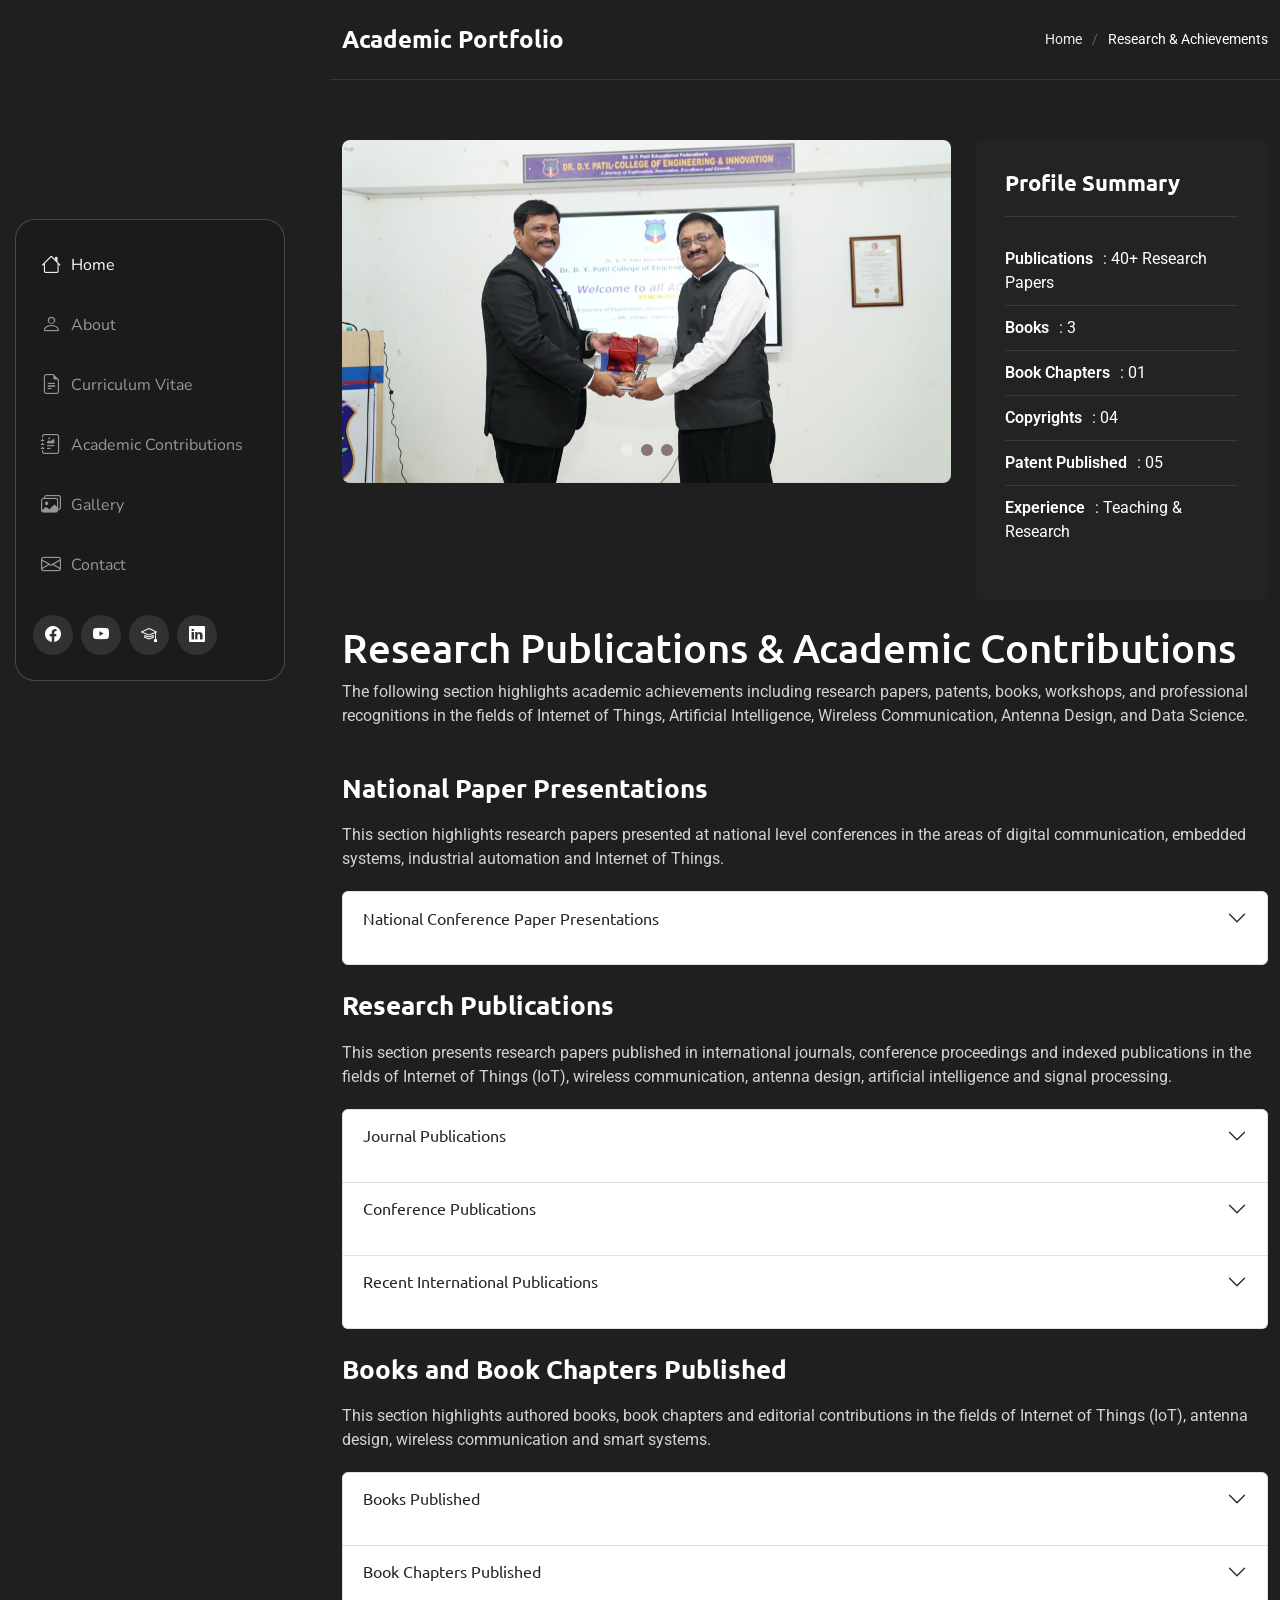
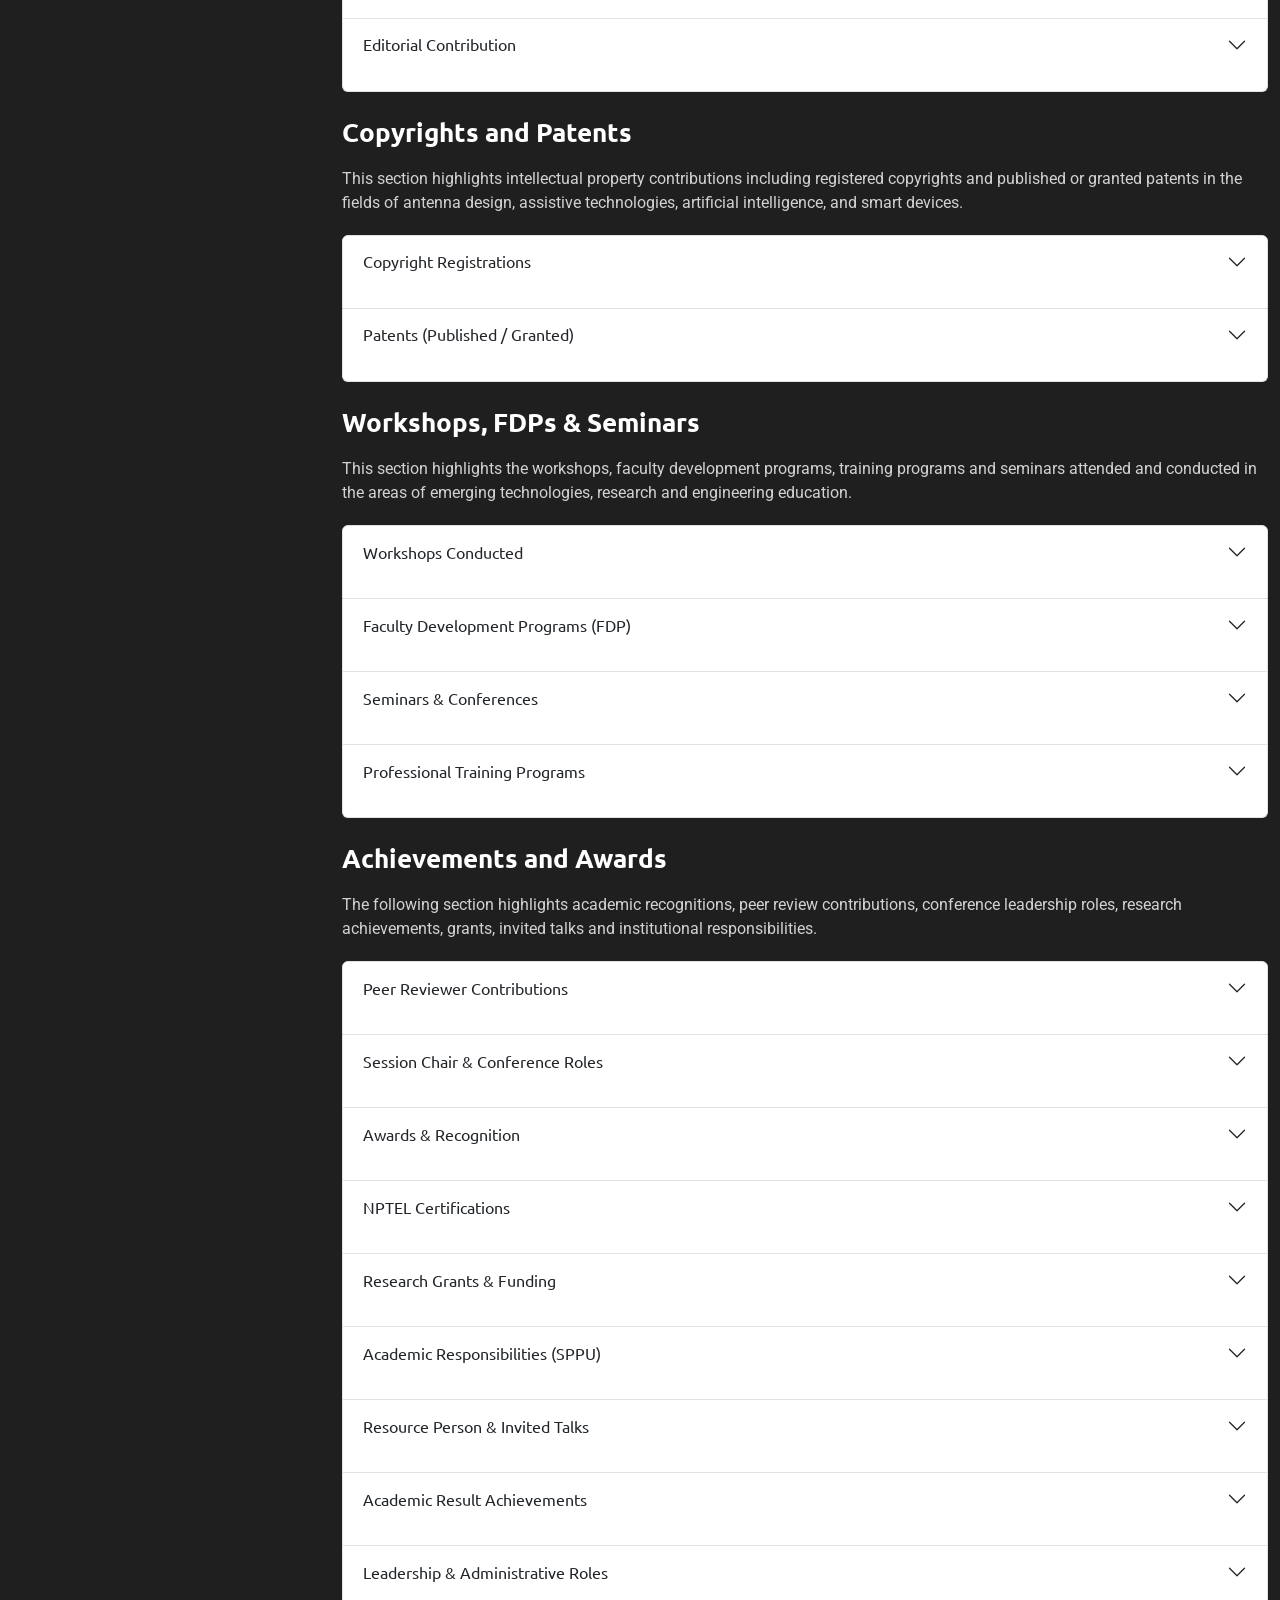
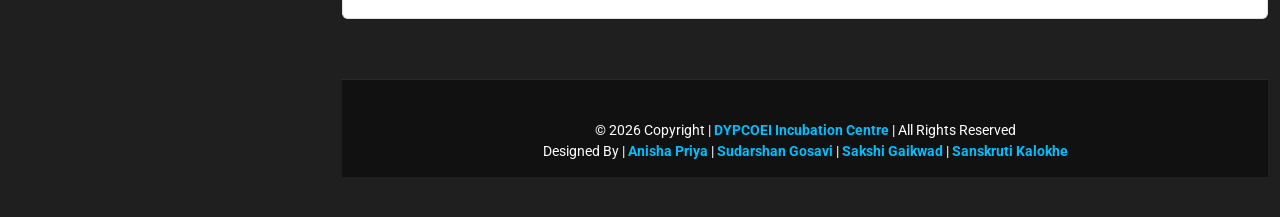
<file: portfolio-details.html>
<!DOCTYPE html>
<html lang="en">

<head>
  <meta charset="utf-8">
  <meta content="width=device-width, initial-scale=1.0" name="viewport">
  <title>Dr. Pravin Latane-Portfolio Details</title>
  <meta name="description" content="">
  <meta name="keywords" content="">

  <!-- Favicons -->
  <link href="assets/img/logo.png" rel="icon">
  <link href="assets/img/logo.png" rel="apple-touch-icon">

  <!-- Fonts -->
  <link href="https://fonts.googleapis.com" rel="preconnect">
  <link href="https://fonts.gstatic.com" rel="preconnect" crossorigin>
  <link href="https://fonts.googleapis.com/css2?family=Roboto:ital,wght@0,100;0,300;0,400;0,500;0,700;0,900;1,100;1,300;1,400;1,500;1,700;1,900&family=Ubuntu:ital,wght@0,300;0,400;0,500;0,700;1,300;1,400;1,500;1,700&family=Nunito:ital,wght@0,200;0,300;0,400;0,500;0,600;0,700;0,800;0,900;1,200;1,300;1,400;1,500;1,600;1,700;1,800;1,900&display=swap" rel="stylesheet">

  <!-- Vendor CSS Files -->
  <link href="assets/vendor/bootstrap/css/bootstrap.min.css" rel="stylesheet">
  <link href="assets/vendor/bootstrap-icons/bootstrap-icons.css" rel="stylesheet">
  <link href="assets/vendor/aos/aos.css" rel="stylesheet">
  <link href="assets/vendor/glightbox/css/glightbox.min.css" rel="stylesheet">
  <link href="assets/vendor/swiper/swiper-bundle.min.css" rel="stylesheet">

  <!-- Main CSS File -->
  <link href="assets/css/main.css" rel="stylesheet">

  
</head>

<body class="portfolio-details-page">

  <header id="header" class="header dark-background d-flex flex-column justify-content-center">

<i class="header-toggle d-xl-none bi bi-list"></i>

<div class="header-container d-flex flex-column align-items-start">

<nav id="navmenu" class="navmenu">

<ul>

<li>
<a href="index.html#hero" class="active">
<i class="bi bi-house navicon"></i> Home
</a>
</li>

<li>
<a href="index.html#about">
<i class="bi bi-person navicon"></i> About
</a>
</li>

<li>
<a href="index.html#resume">
<i class="bi bi-file-earmark-text navicon"></i> Curriculum Vitae
</a>
</li>

<li>
<a href="index.html#portfolio">
<i class="bi bi-journal-richtext navicon"></i> Academic Contributions
</a>
</li>

<li>
<a href="index.html#services">
<i class="bi bi-images navicon"></i> Gallery
</a>
</li>

<li>
<a href="index.html#contact">
<i class="bi bi-envelope navicon"></i> Contact
</a>
</li>

</ul>

</nav>

<div class="social-links text-center">

<a href="https://www.facebook.com/pravin.latane.3/" target="_blank">
<i class="bi bi-facebook"></i>
</a>

<a href="https://www.youtube.com/@pravinlatane2280/" target="_blank">
<i class="bi bi-youtube"></i>
</a>

<a href="https://scholar.google.com/citations?user=OIyVj9wAAAAJ&hl=en" target="_blank">
<i class="bi bi-mortarboard"></i>
</a>

<a href="https://www.linkedin.com/in/dr-pravin-latane-4ba4a150/" target="_blank">
<i class="bi bi-linkedin"></i>
</a>

</div>

</div>

</header>

<main class="main">

  <!-- Page Title -->
  <div class="page-title dark-background">
    <div class="container d-lg-flex justify-content-between align-items-center">
      <h1 class="mb-2 mb-lg-0">Academic Portfolio</h1>
      <nav class="breadcrumbs">
        <ol>
          <li><a href="index.html">Home</a></li>
          <li class="current">Research & Achievements</li>
        </ol>
      </nav>
    </div>
  </div>

  <!-- Portfolio Section -->
  <section id="portfolio-details" class="portfolio-details section">

    <div class="container" data-aos="fade-up">

      <div class="row gy-4">

        <!-- Image Slider -->
        <div class="col-lg-8">
          <div class="portfolio-details-slider swiper init-swiper">

            <script type="application/json" class="swiper-config">
              {
                "loop": true,
                "speed": 600,
                "autoplay": { "delay": 4000 },
                "slidesPerView": "auto",
                "pagination": {
                  "el": ".swiper-pagination",
                  "type": "bullets",
                  "clickable": true
                }
              }
            </script>

            <div class="swiper-wrapper">

              <div class="swiper-slide">
                <img src="assets/img/portfolio/event10.png" class="img-fluid">
              </div>

              <div class="swiper-slide">
                <img src="assets/img/portfolio/event8.png" class="img-fluid">
              </div>

              <div class="swiper-slide">
                <img src="assets/img/portfolio/event9.png" class="img-fluid">
              </div>

            </div>

            <div class="swiper-pagination"></div>

          </div>
        </div>

        <!-- Info -->
        <div class="col-lg-4">
          <div class="portfolio-info">
            <h3>Profile Summary</h3>
            <ul>
              
              <li><strong>Publications</strong>: 40+ Research Papers</li>
              <li><strong>Books</strong>: 3 </li>
              <li><strong>Book Chapters</strong>: 01</li>
              <li><strong>Copyrights</strong>: 04 </li>
              <li><strong>Patent Published</strong>: 05</li>
              <li><strong>Experience</strong>: Teaching & Research</li>
            </ul>
          </div>
        </div>
        <br>
        <!-- Description -->
        <div class="col-lg-12">

          <div class="portfolio-description">

            <h1>Research Publications & Academic Contributions</h1>

            <p>
              The following section highlights academic achievements including research papers,
              patents, books, workshops, and professional recognitions in the fields of
              Internet of Things, Artificial Intelligence, Wireless Communication,
              Antenna Design, and Data Science.
            </p>
            <br>

            <!-- National Papers -->
            <div class="portfolio-description">

<h2>National Paper Presentations</h2>

<p>
This section highlights research papers presented at national
level conferences in the areas of digital communication,
embedded systems, industrial automation and Internet of Things.
</p>

<div class="accordion" id="nationalPaperAccordion">

<div class="accordion-item">

<h2 class="accordion-header">
<button class="accordion-button collapsed" type="button" data-bs-toggle="collapse" data-bs-target="#nationalpapers">
National Conference Paper Presentations
</button>
</h2>

<div id="nationalpapers" class="accordion-collapse collapse " data-bs-parent="#nationalPaperAccordion">

<div class="accordion-body">

<ol>

<li>
<strong>Crest Factor Reduction Technique in Digital Modulator</strong><br>
Conference: National Conference at PDVVP’s College of Engineering<br>
Location: Ahmednagar, Maharashtra<br>
Date: 9–10 March 2007
</li>

<li>
<strong>PC Based Rate of Rise in Temperature Indicator and Controller</strong><br>
Conference: National Conference at NDMVP’s College of Engineering<br>
Location: Nashik, Maharashtra<br>
Date: 23–24 January 2009
</li>

<li>
<strong>PC Based Automatic Sprinkler Head Sensitivity Test</strong><br>
Conference: National Conference at RGI’s College of Engineering<br>
Location: Chas, Ahmednagar, Maharashtra<br>
Date: 14 February 2009
</li>

<li>
<strong>Real-time Data Analytics and Visualization for IoT Applications using Tableau Platform</strong><br>
Conference: 66th Annual IETE Convention (AIC-2023)<br>
Organizer: Institute of Electronics and Telecommunication Engineers (IETE), Pune Local Center<br>
Date: 16–17 September 2023
</li>

</ol>

</div>

</div>

</div>

</div>

</div>
<br>
            <!-- International Papers -->
            <div class="portfolio-description">

<h2>Research Publications</h2>

<p>
This section presents research papers published in international journals,
conference proceedings and indexed publications in the fields of Internet
of Things (IoT), wireless communication, antenna design, artificial
intelligence and signal processing.
</p>

<div class="accordion" id="publicationAccordion">

<!-- Journal Publications -->
<div class="accordion-item">
<h2 class="accordion-header">
<button class="accordion-button collapsed" type="button" data-bs-toggle="collapse" data-bs-target="#journals">
Journal Publications
</button>
</h2>

<div id="journals" class="accordion-collapse collapse" data-bs-parent="#publicationAccordion">
<div class="accordion-body">

<ol>

<li>Micro-Generator using Ferroelectric Materials for Small Scale Energy Harvesting Devices – IJAMTES, ISSN: 2249-7455, March 2012.</li>

<li>Satellite Image Resolution Enhancement – IIJECS, May 2013.</li>

<li>Environmentally Robust Motion Detection for Video Surveillance – IIJECS, June 2013.</li>

<li>Effect of Different Substrate Material on Performance of H Shaped Patch Antenna – IJIRCCE, Volume 2 Issue 11, Nov 2014.</li>

<li>Simulation of Rectangular Microstrip Patch Antenna – IJIRCCE, Volume 4 Issue 1, Jan 2015.</li>

<li>Localization of License Plate Number Using Dynamic Image Processing Techniques – IRJET, Volume 2 Issue 3, Jun 2015.</li>

<li>Fault Detection in Electric Motors Using Vibration Analysis and DSP Processor – IJIRSET, Volume 5 Issue 6, Jun 2016.</li>

<li>Real Time Speaker Recognition using MFCC, VQLBG and CMM Technique – IJIRSET, Volume 5 Issue 6, Jun 2016.</li>

<li>ARM based Real Time Induction Fault Analysis – IJEEE, Volume 8 Issue 2, Dec 2016.</li>

<li>Implementation of FPGA using ARM Processor – IJEET, Volume 5 Issue 2, March 2017.</li>

<li>Implementation of Discrete Wavelet Transform on FPGA for Image Compression – ICAEASM, Aug 2017.</li>

<li>Internet of Things based Advanced Online Examination using Raspberry Pi – IJETMR, May 2018.</li>

<li>Advanced Online Examination using Raspberry Pi based on IoT – JETIR, May 2019.</li>

<li>Image Processing Facial Expression for Music Recommendation – IJARCCE, Jan 2022.</li>

<li>Smart Phone Recommendation using User Reviews and Product Specifications – IJSREM, April 2022.</li>

<li>A Survey on Design and Analysis of MIMO Antenna Array for 5G Application – IJHS, May 2022.</li>

<li>Performance Analysis of 4 Port MIMO Antenna Array for 5G Application – NeuroQuantology Journal, Sept 2022.</li>

<li>A Compact Design of MIMO Antenna Array for 2 GHz Wireless Applications – SGVU Journal of Engineering & Technology, Nov 2022.</li>

<li>Synopser: Data Summarization Web Application – IJARSCT, Nov 2022.</li>

<li>E-Voting Using Blockchain – IJARSCT, Nov 2022.</li>

<li>4-Port MIMO Antenna Simulation and Analysis for 5G Portable Applications – SGVU Journal of Engineering & Technology, Feb 2023.</li>

<li>4-Port MIMO Antenna Diversity Analysis for 5G Applications – International Journal of Intelligent Systems and Applications in Engineering (Scopus Indexed), 2023.</li>

</ol>

</div>
</div>
</div>

<!-- Conference Publications -->
<div class="accordion-item">
<h2 class="accordion-header">
<button class="accordion-button collapsed" type="button" data-bs-toggle="collapse" data-bs-target="#conference">
Conference Publications
</button>
</h2>

<div id="conference" class="accordion-collapse collapse" data-bs-parent="#publicationAccordion">
<div class="accordion-body">

<ol>

<li>Implementation of Low Power Nine Axis Sensor for AHRS using Direction Cosine Matrix Algorithm – ICDSIP, March 2017.</li>

<li>A Review on Enabling 5G in India – ICAETBM 2022, NMIET Talegaon, Pune.</li>

<li>Simulation and Analysis of MIMO Antenna Array for 5G Application – ICAETBM 2022, SCOE Kopargaon.</li>

<li>4-Port MIMO Antenna Simulation and Analysis for 5G Portable Applications – National Conference TMRI 2022, SGVU Jaipur.</li>

<li>4-Port MIMO Antenna Simulation and Analysis for Improved FBR in 5G Portable Applications – ICRTET 2023, Pune.</li>

<li>Synopser – Text Summarization Web Application – AIMTMREF 2023, SKNSITS Lonavala.</li>

</ol>

</div>
</div>
</div>

<!-- International Indexed Publications -->
<div class="accordion-item">
<h2 class="accordion-header">
<button class="accordion-button collapsed" type="button" data-bs-toggle="collapse" data-bs-target="#international">
Recent International Publications
</button>
</h2>

<div id="international" class="accordion-collapse collapse" data-bs-parent="#publicationAccordion">
<div class="accordion-body">

<ol>

<li>Real-time Data Visualization for IoT Applications using Tableau Platform – IEEE International Conference on Emerging Smart Computing and Informatics (ESCI), Pune, 2024.</li>

<li>Real-Time Data Visualization for IoT Applications using Digital Twin Technology – International Conference on Computational Intelligence & IoT (ICCIIOT), Pakistan, Dec 2024.</li>

<li>NLP-Based Semantic Signature Analysis for Alzheimer’s Detection in Clinical Records – Asia Pacific Conference on Innovation in Technology (APCIT-2025), Mysuru.</li>

</ol>

</div>
</div>
</div>

</div>

</div>
<br>
<!-- Books Published -->
<div class="portfolio-description">

<h2>Books and Book Chapters Published</h2>

<p>
This section highlights authored books, book chapters and editorial
contributions in the fields of Internet of Things (IoT), antenna design,
wireless communication and smart systems.
</p>

<div class="accordion" id="booksAccordion">

<!-- Books -->
<div class="accordion-item">

<h2 class="accordion-header">
<button class="accordion-button collapsed" type="button" data-bs-toggle="collapse" data-bs-target="#books">
Books Published
</button>
</h2>

<div id="books" class="accordion-collapse collapse " data-bs-parent="#booksAccordion">

<div class="accordion-body">

<ol>

<li>
<strong>The Internet of Things Connecting Everything – Introduction, Sensor, Protocol, Application</strong><br>
Publisher: LAP Lambert Academic Publishing<br>
ISBN: 978-620-5-50976-0<br>
Publication Date: 19 October 2022
</li>

<li>
<strong>Design and Analysis of 4 Port MIMO Antenna Array for 5G Application</strong><br>
Publisher: LAP Lambert Academic Publishing<br>
ISBN: 978-620-6-76736-7<br>
Publication Date: 10 August 2023
</li>

</ol>

</div>
</div>
</div>

<!-- Book Chapters -->
<div class="accordion-item">

<h2 class="accordion-header">
<button class="accordion-button collapsed" type="button" data-bs-toggle="collapse" data-bs-target="#bookchapters">
Book Chapters Published
</button>
</h2>

<div id="bookchapters" class="accordion-collapse collapse" data-bs-parent="#booksAccordion">

<div class="accordion-body">

<ol>

<li>
<strong>Practical and Innovative Applications of IoT & IoT Networks – Smart Home</strong><br>
Book Title: Futuristic Trends in IoT<br>
Series: IIP Series, Volume 3<br>
Pages: 47–58<br>
Publication Date: May 2024<br>
e-ISBN: 978-93-6252-172-9
</li>

</ol>

</div>

</div>
</div>

<!-- Editorial Contribution -->
<div class="accordion-item">

<h2 class="accordion-header">
<button class="accordion-button collapsed" type="button" data-bs-toggle="collapse" data-bs-target="#editorial">
Editorial Contribution
</button>
</h2>

<div id="editorial" class="accordion-collapse collapse" data-bs-parent="#booksAccordion">

<div class="accordion-body">

<ul>

<li>
<strong>Book Chapter Editor</strong><br>
Book Series ID: 058IIP2026S1_G1<br>
Book Title: <em>Advances in Sensors and Internet of Things: Smart System, Connectivity and Applications</em><br>
Volume: 06 (2026)<br>
Publisher: Iterative International Publisher, Karnataka
</li>

</ul>

</div>

</div>
</div>

</div>

</div>
<br>
            <!-- Patents -->
            <div class="portfolio-description">

<h2>Copyrights and Patents</h2>

<p>
This section highlights intellectual property contributions including
registered copyrights and published or granted patents in the
fields of antenna design, assistive technologies, artificial intelligence,
and smart devices.
</p>

<div class="accordion" id="patentAccordion">

<!-- Copyright Section -->
<div class="accordion-item">
<h2 class="accordion-header">
<button class="accordion-button collapsed" type="button" data-bs-toggle="collapse" data-bs-target="#copyright">
Copyright Registrations
</button>
</h2>

<div id="copyright" class="accordion-collapse collapse " data-bs-parent="#patentAccordion">
<div class="accordion-body">

<ul>

<li>
<strong>Design of 4 Port Microstrip Antenna Array</strong><br>
Diary Number: 17922/2022-CO/L (26 Aug 2022)<br>
Status: Registered<br>
ROC No: L-119885/2022 (21 Dec 2022)
</li>

<li>
<strong>Be My Eyes App for Blind People</strong><br>
Diary Number: 2252/2024-CO/L (19 Jan 2024)<br>
Status: Registered<br>
ROC No: L-144557/2024 (01 Mar 2024)
</li>

<li>
<strong>SIGN GESTURE: Language to Text Translator</strong><br>
Diary Number: 2187/2024-CO/L (19 Jan 2024)<br>
Status: Registered<br>
ROC No: L-145696/2024 (01 Mar 2024)
</li>

<li>
<strong>Vibrotactile Gloves for Parkinson's Disease Patients</strong><br>
Diary Number: 34928/2024-CO/L (08 Nov 2024)<br>
Status: Registered<br>
ROC No: L-144314/2025 (01 Jan 2025)
</li>

<li>
<strong>A Clever Way to Refine the Title and Turn a Research Variable into a Research Objective</strong><br>
Diary Number: 10523/2025-CO/L (21 Mar 2025)<br>
Certificate No: LD-20250168030 (14 July 2025)
</li>

</ul>

</div>
</div>
</div>

<!-- Patent Section -->
<div class="accordion-item">
<h2 class="accordion-header">
<button class="accordion-button collapsed" type="button" data-bs-toggle="collapse" data-bs-target="#patents">
Patents (Published / Granted)
</button>
</h2>

<div id="patents" class="accordion-collapse collapse" data-bs-parent="#patentAccordion">
<div class="accordion-body">

<ul>

<li>
<strong>Design of 4 Port MIMO Antenna Array for 5G Application</strong><br>
Type: Utility Patent (Published)<br>
Application Number: 202321025187<br>
Filed: 03 Apr 2023 (2:29 PM)<br>
Publication Date: 05 May 2023
</li>

<li>
<strong>Wearable Smart Shoes</strong><br>
Type: Design Patent (Granted)<br>
Design Number: 456350-001<br>
Granted On: 07 Aug 2025<br>
Class: 02-04
</li>

<li>
<strong>Portable Grid Analyzing Device</strong><br>
Type: Design Patent (Granted)<br>
Design Number: 467615-001<br>
Granted On: 09 Oct 2025<br>
Class: 10-05
</li>

<li>
<strong>Virtual Reality Remote Visit Telepresence Device</strong><br>
Type: Design Patent (Granted)<br>
Design Number: 476092-001<br>
Granted On: 08 Jan 2026<br>
Class: 14-03
</li>

<li>
<strong>AI Server Nanofluid Cooling Device</strong><br>
Type: Design Patent (Granted)<br>
Design Number: 477131-001<br>
Granted On: 05 Feb 2026<br>
Class: 23-04
</li>

</ul>

</div>
</div>
</div>

</div>

</div>
<br>
            <!-- Workshops -->
            

<div class="portfolio-description">

<h2>Workshops, FDPs & Seminars</h2>

<p>
This section highlights the workshops, faculty development programs,
training programs and seminars attended and conducted in the areas
of emerging technologies, research and engineering education.
</p>

<div class="accordion" id="workshopAccordion">

<!-- Workshops Conducted -->
<div class="accordion-item">
<h2 class="accordion-header">
<button class="accordion-button collapsed" type="button" data-bs-toggle="collapse" data-bs-target="#conducted">
Workshops Conducted
</button>
</h2>

<div id="conducted" class="accordion-collapse collapse " data-bs-parent="#workshopAccordion">
<div class="accordion-body">

<ul>

<li>Conducted Workshop on <strong>Arduino Fundamentals</strong> for Engineering Students</li>

<li>Conducted Workshop on <strong>Internet of Things (IoT)</strong> Applications</li>

<li>Hands-on Training Program on <strong>Antenna Design and Testing</strong></li>

<li>Organized National Level Workshop on <strong>IoT – Transformation in Engineering Education</strong></li>

<li>Technical Workshop on <strong>Embedded Systems and RTOS</strong></li>

<li>Workshop on <strong>Machine Learning Applications in IoT</strong></li>

</ul>

</div>
</div>
</div>

<!-- FDP Attended -->
<div class="accordion-item">
<h2 class="accordion-header">
<button class="accordion-button collapsed" type="button" data-bs-toggle="collapse" data-bs-target="#fdp">
Faculty Development Programs (FDP)
</button>
</h2>

<div id="fdp" class="accordion-collapse collapse" data-bs-parent="#workshopAccordion">
<div class="accordion-body">

<ul>

<li>Faculty Development Program on <strong>Artificial Intelligence and Machine Learning</strong></li>

<li>FDP on <strong>Internet of Things and Smart Systems</strong></li>

<li>FDP on <strong>Data Science and Big Data Analytics</strong></li>

<li>FDP on <strong>Industry 4.0 Technologies</strong></li>

<li>FDP on <strong>Advanced Wireless Communication and 5G Technology</strong></li>

<li>FDP on <strong>Research Methodology and Academic Writing</strong></li>

</ul>

</div>
</div>
</div>

<!-- Seminars -->
<div class="accordion-item">
<h2 class="accordion-header">
<button class="accordion-button collapsed" type="button" data-bs-toggle="collapse" data-bs-target="#seminars">
Seminars & Conferences
</button>
</h2>

<div id="seminars" class="accordion-collapse collapse" data-bs-parent="#workshopAccordion">
<div class="accordion-body">

<ul>

<li>Participated in Seminar on <strong>Emerging Trends in Artificial Intelligence</strong></li>

<li>Seminar on <strong>Smart Cities and IoT Applications</strong></li>

<li>Conference on <strong>Wireless Communication and Networking</strong></li>

<li>Seminar on <strong>Cyber Security and Data Privacy</strong></li>

<li>Technical Seminar on <strong>5G Communication Systems</strong></li>

</ul>

</div>
</div>
</div>

<!-- Training Programs -->
<div class="accordion-item">
<h2 class="accordion-header">
<button class="accordion-button collapsed" type="button" data-bs-toggle="collapse" data-bs-target="#training">
Professional Training Programs
</button>
</h2>

<div id="training" class="accordion-collapse collapse" data-bs-parent="#workshopAccordion">
<div class="accordion-body">

<ul>

<li>Industrial Training Program on <strong>Embedded Systems Development</strong></li>

<li>Professional Training on <strong>Python for Data Science</strong></li>

<li>Training Program on <strong>IoT System Design and Implementation</strong></li>

<li>Advanced Training on <strong>Machine Learning using Python</strong></li>

</ul>

</div>
</div>
</div>

</div>

</div>
<br>
            <!-- Achievements -->
            <div class="portfolio-description">

<h2>Achievements and Awards</h2>

<p>
The following section highlights academic recognitions, peer review
contributions, conference leadership roles, research achievements,
grants, invited talks and institutional responsibilities.
</p>

<div class="accordion" id="achievementAccordion">

<!-- Peer Reviewer -->
<div class="accordion-item">
<h2 class="accordion-header">
<button class="accordion-button collapsed" type="button" data-bs-toggle="collapse" data-bs-target="#peerreview">
Peer Reviewer Contributions
</button>
</h2>

<div id="peerreview" class="accordion-collapse collapse " data-bs-parent="#achievementAccordion">
<div class="accordion-body">

<ul>

<li>Peer Reviewer – Indian Journal of Science and Technology (IJST)</li>
<li>Peer Reviewer – Indonesian Journal of Electrical and Computer Engineering (IJECE)</li>
<li>Peer Reviewer – 66th Annual IETE Convention (AIC)</li>
<li>Peer Reviewer – Asian Journal of Research in Computer Science (AJRCS)</li>
<li>Peer Reviewer – Journal of Engineering Research and Reports</li>
<li>Peer Reviewer – BP International Publications</li>
<li>Peer Reviewer – International Journal of Research and Reviews in Physics (IJRRP)</li>
<li>Peer Reviewer – International Conference on Applications of AI in Engineering (ICAAIE-25)</li>
<li>Peer Reviewer – IEEE National Conference Technicoknockdown 2025</li>
<li>Peer Reviewer – AICTE Sponsored ICAESRTA-2K25 Conference</li>
<li>Peer Reviewer – ICITET 2025 International Conference</li>
<li>Peer Reviewer – ICITSC 2025 FusionX Global Conference</li>

</ul>

</div>
</div>
</div>

<!-- Session Chair -->
<div class="accordion-item">
<h2 class="accordion-header">
<button class="accordion-button collapsed" type="button" data-bs-toggle="collapse" data-bs-target="#sessionchair">
Session Chair & Conference Roles
</button>
</h2>

<div id="sessionchair" class="accordion-collapse collapse" data-bs-parent="#achievementAccordion">
<div class="accordion-body">

<ul>

<li>Session Chair – IEEE Global Conference on Wireless Computing and Networking (GCWCN-2025)</li>
<li>Session Chair – IEEE International Conference for Convergence in Technology (I2CT-2024)</li>
<li>Session Chair – International Conference AIMTREF-2025</li>
<li>Co-Chair – cPGCON 2018 Conference at SIT Lonavala</li>

</ul>

</div>
</div>
</div>

<!-- Awards -->
<div class="accordion-item">
<h2 class="accordion-header">
<button class="accordion-button collapsed" type="button" data-bs-toggle="collapse" data-bs-target="#awards">
Awards & Recognition
</button>
</h2>

<div id="awards" class="accordion-collapse collapse" data-bs-parent="#achievementAccordion">
<div class="accordion-body">

<ul>

<li>Recognized as <strong>Innovation Ambassador</strong> – MoE Innovation Cell & AICTE</li>

<li><strong>Best Teacher Award</strong> – Sinhgad Institute of Technology, Lonavala (2023)</li>

<li>Successfully completed <strong>PhD Viva-Voce</strong> titled
“Design and Analysis of MIMO Antenna Array for 5G Applications”
from Suresh Gyan Vihar University, Jaipur (2023)</li>

<li>Certificate of Appreciation – HackNexus Agentic AI Hackathon with IBM Watsonx (2025)</li>

</ul>

</div>
</div>
</div>

<!-- NPTEL -->
<div class="accordion-item">
<h2 class="accordion-header">
<button class="accordion-button collapsed" type="button" data-bs-toggle="collapse" data-bs-target="#nptel">
NPTEL Certifications
</button>
</h2>

<div id="nptel" class="accordion-collapse collapse" data-bs-parent="#achievementAccordion">
<div class="accordion-body">

<ul>

<li>NPTEL Elite Certificate – Demystifying Networking (2023)</li>

<li>NPTEL Elite Certificate – Python for Data Science (2024)</li>

<li>Top Performer Mentor – NPTEL Python for Data Science (Mentored 55 Students)</li>

<li>NPTEL Elite Certificate – Industry 4.0 and Industrial IoT</li>

<li>NPTEL Elite Certificate – Introduction to Internet of Things</li>

<li>NPTEL Course Completed – Evolution of Air Interface towards 5G</li>

</ul>

</div>
</div>
</div>

<!-- Grants -->
<div class="accordion-item">
<h2 class="accordion-header">
<button class="accordion-button collapsed" type="button" data-bs-toggle="collapse" data-bs-target="#grants">
Research Grants & Funding
</button>
</h2>

<div id="grants" class="accordion-collapse collapse" data-bs-parent="#achievementAccordion">
<div class="accordion-body">

<ul>

<li>Seed Money Grant ₹1,40,000 – Establishment of Anechoic Chamber (SIT Lonavala)</li>

<li>SPPU Grant ₹2,50,000 – National Workshop on IoT: Transformation in Engineering Education</li>

<li>Designed Skill-Based Training Syllabus for Antenna Design & Testing</li>

<li>Published Study Material on “Internet of Things” on vSelfLearn Platform</li>

</ul>

</div>
</div>
</div>

<!-- Academic Roles -->
<div class="accordion-item">
<h2 class="accordion-header">
<button class="accordion-button collapsed" type="button" data-bs-toggle="collapse" data-bs-target="#academicroles">
Academic Responsibilities (SPPU)
</button>
</h2>

<div id="academicroles" class="accordion-collapse collapse" data-bs-parent="#achievementAccordion">
<div class="accordion-body">

<ul>

<li>Chairman – Internet of Things (TE IT 2019) – SPPU</li>

<li>Chairman – Internet of Things (BE IT Elective)</li>

<li>Chairman – ME Project Phase I & II</li>

<li>Chairman – Applied Algorithms (ME IT)</li>

<li>Syllabus Setter – Information and Storage Retrieval</li>

<li>Syllabus Setter – Embedded System and RTOS</li>

<li>Paper Setter & Examiner – Multiple SPPU Subjects</li>

</ul>

</div>
</div>
</div>

<!-- Resource Person -->
<div class="accordion-item">
<h2 class="accordion-header">
<button class="accordion-button collapsed" type="button" data-bs-toggle="collapse" data-bs-target="#resourceperson">
Resource Person & Invited Talks
</button>
</h2>

<div id="resourceperson" class="accordion-collapse collapse" data-bs-parent="#achievementAccordion">
<div class="accordion-body">

<ul>

<li>Resource Person – IETE AI & ML for IoT Program</li>

<li>Guest Lecture – Internet of Things at SKNSITS</li>

<li>Workshop Speaker – Arduino Fundamentals</li>

<li>Faculty Orientation – Information Storage & Retrieval</li>

<li>Motivational Talk – Double Diamond Innovation Approach</li>

<li>Faculty Orientation – IoT Curriculum SPPU</li>

</ul>

</div>
</div>
</div>

<!-- Result Achievements -->
<div class="accordion-item">
<h2 class="accordion-header">
<button class="accordion-button collapsed" type="button" data-bs-toggle="collapse" data-bs-target="#results">
Academic Result Achievements
</button>
</h2>

<div id="results" class="accordion-collapse collapse" data-bs-parent="#achievementAccordion">
<div class="accordion-body">

<ul>

<li>Multimedia Technology – 90.14% Result (SPPU)</li>

<li>Data Science & Big Data Analytics – 93.33% Result</li>

<li>Natural Language Processing – 90.91% Result</li>

<li>Internet of Things – 100% Result</li>

<li>Mini Project – 100% Result</li>

<li>Embedded System Design – 100% Result</li>

</ul>

</div>
</div>
</div>

<!-- Leadership -->
<div class="accordion-item">
<h2 class="accordion-header">
<button class="accordion-button collapsed" type="button" data-bs-toggle="collapse" data-bs-target="#leadership">
Leadership & Administrative Roles
</button>
</h2>

<div id="leadership" class="accordion-collapse collapse" data-bs-parent="#achievementAccordion">
<div class="accordion-body">

<ul>

<li>Appointed as <strong>Dean Academics</strong> – Dr. D. Y. Patil College of Engineering and Innovation, Pune</li>

<li>Organized Copyright Drive – 50 Copyrights filed in one day</li>

<li>Judge – Project Competitions at SIT & SKNSIT</li>

</ul>

</div>
</div>
</div>

</div>

</div>

          </div>

        </div>

      </div>

    </div>

  </section>

</main>

  <footer id="footer" class="footer position-relative">

    <div class="container">
      <div class="copyright text-center">
<p>
© 2026 <span>Copyright</span> |
<a href="https://dypcoeiincubationcentre.com/" target="_blank">
DYPCOEI Incubation Centre
</a> |
<span>All Rights Reserved</span>
</p>
<p><span>Designed By</span> |
<a href="https://anishapriya.dypcoeiincubationcentre.com/" target="_blank">
Anisha Priya
</a> |
<a href="https://sudarshangosavi.dypcoeiincubationcentre.com/" target="_blank">
Sudarshan Gosavi
</a> |
<a href="https://sakshigaikwad.dypcoeiincubationcentre.com/" target="_blank">
Sakshi Gaikwad
</a> |
<a href="https://sanskrutikalokhe.dypcoeiincubationcentre.com/" target="_blank">
Sanskruti Kalokhe
</a> 
</p>
</div>
      
    </div>

  </footer>

  <!-- Scroll Top -->
  <a href="#" id="scroll-top" class="scroll-top d-flex align-items-center justify-content-center"><i class="bi bi-arrow-up-short"></i></a>

  <!-- Preloader -->
  <div id="preloader"></div>

  <!-- Vendor JS Files -->
  <script src="assets/vendor/bootstrap/js/bootstrap.bundle.min.js"></script>
  <script src="assets/vendor/php-email-form/validate.js"></script>
  <script src="assets/vendor/aos/aos.js"></script>
  <script src="assets/vendor/typed.js/typed.umd.js"></script>
  <script src="assets/vendor/purecounter/purecounter_vanilla.js"></script>
  <script src="assets/vendor/waypoints/noframework.waypoints.js"></script>
  <script src="assets/vendor/isotope-layout/isotope.pkgd.min.js"></script>
  <script src="assets/vendor/imagesloaded/imagesloaded.pkgd.min.js"></script>
  <script src="assets/vendor/glightbox/js/glightbox.min.js"></script>
  <script src="assets/vendor/swiper/swiper-bundle.min.js"></script>

  <!-- Main JS File -->
  <script src="assets/js/main.js"></script>

</body>

</html>
</file>
<file: assets/css/main.css>
/**
* Template Name: SnapFolio
* Template URL: https://bootstrapmade.com/snapfolio-bootstrap-portfolio-template/
* Updated: Jul 21 2025 with Bootstrap v5.3.7
* Author: BootstrapMade.com
* License: https://bootstrapmade.com/license/
*/

/*--------------------------------------------------------------
# Font & Color Variables
# Help: https://bootstrapmade.com/color-system/
--------------------------------------------------------------*/
/* Fonts */
:root {
  --default-font: "Roboto",  system-ui, -apple-system, "Segoe UI", Roboto, "Helvetica Neue", Arial, "Noto Sans", "Liberation Sans", sans-serif, "Apple Color Emoji", "Segoe UI Emoji", "Segoe UI Symbol", "Noto Color Emoji";
  --heading-font: "Ubuntu",  sans-serif;
  --nav-font: "Nunito",  sans-serif;
}

/* Global Colors - The following color variables are used throughout the website. Updating them here will change the color scheme of the entire website */
:root { 
  --background-color: #1f1f1f; /* Background color for the entire website, including individual sections */
  --default-color: #ffffff; /* Default color used for the majority of the text content across the entire website */
  --heading-color: #ffffff; /* Color for headings, subheadings and title throughout the website */
  --accent-color: #ececec; /* Accent color that represents your brand on the website. It's used for buttons, links, and other elements that need to stand out */
  --surface-color: #232323; /* The surface color is used as a background of boxed elements within sections, such as cards, icon boxes, or other elements that require a visual separation from the global background. */
  --contrast-color: #310606; /* Contrast color for text, ensuring readability against backgrounds of accent, heading, or default colors. */
}

/* Nav Menu Colors - The following color variables are used specifically for the navigation menu. They are separate from the global colors to allow for more customization options */
:root {
  --nav-color: rgba(236, 236, 236, 0.59);  /* The default color of the main navmenu links */
  --nav-hover-color: #ffffff; /* Applied to main navmenu links when they are hovered over or active */
  --nav-mobile-background-color: #393939; /* Used as the background color for mobile navigation menu */
  --nav-dropdown-background-color: #393939; /* Used as the background color for dropdown items that appear when hovering over primary navigation items */
  --nav-dropdown-color: #ffffff; /* Used for navigation links of the dropdown items in the navigation menu. */
  --nav-dropdown-hover-color: #ececec; /* Similar to --nav-hover-color, this color is applied to dropdown navigation links when they are hovered over. */
}

/* Color Presets - These classes override global colors when applied to any section or element, providing reuse of the sam color scheme. */

.light-background {
  --background-color: #2c2c2c;
  --surface-color: #323232;
}

.dark-background {
  --background-color: #040b14;
  --default-color: #ffffff;
  --heading-color: #ffffff;
  --surface-color: #151f2b;
  --contrast-color: #ffffff;
}

/* Smooth scroll */
:root {
  scroll-behavior: smooth;
}

/*--------------------------------------------------------------
# General Styling & Shared Classes
--------------------------------------------------------------*/
body {
  color: var(--default-color);
  background-color: var(--background-color);
  font-family: var(--default-font);
}

a {
  color: var(--accent-color);
  text-decoration: none;
  transition: 0.3s;
}

a:hover {
  color: color-mix(in srgb, var(--accent-color), transparent 25%);
  text-decoration: none;
}

h1,
h2,
h3,
h4,
h5,
h6 {
  color: var(--heading-color);
  font-family: var(--heading-font);
}

/* PHP Email Form Messages
------------------------------*/
.php-email-form .error-message {
  display: none;
  background: #df1529;
  color: #ffffff;
  text-align: left;
  padding: 15px;
  margin-bottom: 24px;
  font-weight: 600;
}

.php-email-form .sent-message {
  display: none;
  color: #ffffff;
  background: #059652;
  text-align: center;
  padding: 15px;
  margin-bottom: 24px;
  font-weight: 600;
}

.php-email-form .loading {
  display: none;
  background: var(--surface-color);
  text-align: center;
  padding: 15px;
  margin-bottom: 24px;
}

.php-email-form .loading:before {
  content: "";
  display: inline-block;
  border-radius: 50%;
  width: 24px;
  height: 24px;
  margin: 0 10px -6px 0;
  border: 3px solid var(--accent-color);
  border-top-color: var(--surface-color);
  animation: php-email-form-loading 1s linear infinite;
}

@keyframes php-email-form-loading {
  0% {
    transform: rotate(0deg);
  }

  100% {
    transform: rotate(360deg);
  }
}

/*--------------------------------------------------------------
# Global Header
--------------------------------------------------------------*/
.header {
  --background-color: #1b1b1b;
  --contrast-color: #444444;
  color: var(--default-color);
  position: fixed;
  top: 0;
  left: 0;
  bottom: 0;
  padding: 0 15px;
  width: 300px;
  transition: all ease-in-out 0.3s;
  overflow-y: auto;
  z-index: 997;
}

.header .header-container {
  border-radius: 20px;
  padding: 15px;
  background-color: var(--background-color);
  border: 1px solid color-mix(in srgb, var(--default-color), transparent 80%);
}

.header .social-links {
  margin: 0 0 10px 0;
}

.header .social-links a {
  font-size: 16px;
  display: inline-flex;
  align-items: center;
  justify-content: center;
  background: color-mix(in srgb, var(--default-color), transparent 90%);
  color: var(--default-color);
  margin: 0 2px;
  border-radius: 50%;
  text-align: center;
  width: 40px;
  height: 40px;
  transition: 0.3s;
}

.header .social-links a:hover {
  color: var(--contrast-color);
  background: var(--accent-color);
}

@media (min-width: 1200px) {

  .header~main,
  .header~#footer {
    margin-left: 330px;
  }
}

@media (max-width: 1199px) {
  .header {
    left: -100%;
  }
}

.header.header-show {
  left: 0;
}

.header .header-toggle {
  color: var(--contrast-color);
  background-color: var(--accent-color);
  font-size: 22px;
  display: flex;
  align-items: center;
  justify-content: center;
  width: 40px;
  height: 40px;
  border-radius: 50%;
  cursor: pointer;
  position: fixed;
  top: 15px;
  right: 15px;
  z-index: 9999;
  transition: background-color 0.3s;
}

.header .header-toggle:hover {
  color: var(--contrast-color);
  background-color: color-mix(in srgb, var(--accent-color) 90%, white 15%);
}

/*--------------------------------------------------------------
# Navigation Menu
--------------------------------------------------------------*/
.mobile-nav-toggle {
  display: none;
}

.navmenu {
  padding: 0;
  z-index: 9997;
  width: 100%;
}

.navmenu ul {
  list-style: none;
  padding: 0 0 20px 0;
  margin: 0;
}

.navmenu a,
.navmenu a:focus {
  color: var(--nav-color);
  padding: 15px 10px;
  font-family: var(--nav-font);
  font-size: 16px;
  font-weight: 400;
  display: flex;
  align-items: center;
  white-space: nowrap;
  transition: 0.3s;
  width: 100%;
}

.navmenu a .navicon,
.navmenu a:focus .navicon {
  font-size: 20px;
  margin-right: 10px;
}

.navmenu a .toggle-dropdown,
.navmenu a:focus .toggle-dropdown {
  font-size: 12px;
  line-height: 0;
  margin-left: auto;
  width: 30px;
  height: 30px;
  display: flex;
  align-items: center;
  justify-content: center;
  border-radius: 50%;
  transition: 0.3s;
  flex-shrink: 0;
  background-color: color-mix(in srgb, var(--accent-color), transparent 90%);
}

.navmenu a .toggle-dropdown:hover,
.navmenu a:focus .toggle-dropdown:hover {
  background-color: var(--accent-color);
  color: var(--contrast-color);
}

.navmenu a:hover,
.navmenu .active,
.navmenu .active:focus {
  color: var(--nav-hover-color);
}

.navmenu a:hover .navicon,
.navmenu .active .navicon,
.navmenu .active:focus .navicon {
  color: var(--accent-color);
}

.navmenu .active .toggle-dropdown,
.navmenu .active:focus .toggle-dropdown {
  background-color: var(--accent-color);
  color: var(--contrast-color);
  transform: rotate(180deg);
}

.navmenu .dropdown {
  display: block;
}

.navmenu .dropdown a,
.navmenu .dropdown a:focus {
  color: --nav-dropdown-color;
}

.navmenu .dropdown a:hover,
.navmenu .dropdown .active,
.navmenu .dropdown .active:focus {
  color: var(--nav-dropdown-hover-color);
}

.navmenu .dropdown ul {
  position: static;
  display: none;
  z-index: 99;
  padding: 5px 10px;
  margin: 5px 10px;
  background-color: var(--nav-dropdown-background-color);
  border: 1px solid color-mix(in srgb, var(--default-color), transparent 90%);
  box-shadow: none;
  transition: all 0.5s ease-in-out;
}

.navmenu .dropdown ul ul {
  background-color: rgba(33, 37, 41, 0.1);
}

.navmenu .dropdown>.dropdown-active {
  display: block;
  background-color: rgba(33, 37, 41, 0.03);
}

/*--------------------------------------------------------------
# Global Footer
--------------------------------------------------------------*/
.footer {
  color: var(--default-color);
  background-color: var(--background-color);
  font-size: 14px;
  padding: 0 0 40px 0;
  position: relative;
}

.footer .copyright {
  padding-top: 40px;
  border-top: 1px solid color-mix(in srgb, var(--default-color), transparent 90%);
}

.footer .copyright p {
  margin-bottom: 0;
}

.footer .credits {
  margin-top: 4px;
  font-size: 13px;
  text-align: center;
}

/*--------------------------------------------------------------
# Preloader
--------------------------------------------------------------*/
#preloader {
  position: fixed;
  inset: 0;
  z-index: 999999;
  overflow: hidden;
  background: var(--background-color);
  transition: all 0.6s ease-out;
}

#preloader:before {
  content: "";
  position: fixed;
  top: calc(50% - 30px);
  left: calc(50% - 30px);
  border: 6px solid #ffffff;
  border-color: var(--accent-color) transparent var(--accent-color) transparent;
  border-radius: 50%;
  width: 60px;
  height: 60px;
  animation: animate-preloader 1.5s linear infinite;
}

@keyframes animate-preloader {
  0% {
    transform: rotate(0deg);
  }

  100% {
    transform: rotate(360deg);
  }
}

/*--------------------------------------------------------------
# Scroll Top Button
--------------------------------------------------------------*/
.scroll-top {
  position: fixed;
  visibility: hidden;
  opacity: 0;
  right: 15px;
  bottom: -15px;
  z-index: 99999;
  background-color: var(--accent-color);
  width: 44px;
  height: 44px;
  border-radius: 50px;
  transition: all 0.4s;
}

.scroll-top i {
  font-size: 24px;
  color: var(--contrast-color);
  line-height: 0;
}

.scroll-top:hover {
  background-color: color-mix(in srgb, var(--accent-color), transparent 20%);
  color: var(--contrast-color);
}

.scroll-top.active {
  visibility: visible;
  opacity: 1;
  bottom: 15px;
}

/*--------------------------------------------------------------
# Disable aos animation delay on mobile devices
--------------------------------------------------------------*/
@media screen and (max-width: 768px) {
  [data-aos-delay] {
    transition-delay: 0 !important;
  }
}

/*--------------------------------------------------------------
# Global Page Titles & Breadcrumbs
--------------------------------------------------------------*/
.page-title {
  color: var(--default-color);
  padding: 25px 0 0 0;
  position: relative;
}

.page-title .container {
  border-bottom: 1px solid color-mix(in srgb, var(--default-color), transparent 90%);
  padding-bottom: 25px;
}

.page-title h1 {
  font-size: 24px;
  font-weight: 700;
}

.page-title .breadcrumbs ol {
  display: flex;
  flex-wrap: wrap;
  list-style: none;
  padding: 0;
  margin: 0;
  font-size: 14px;
  font-weight: 400;
}

.page-title .breadcrumbs ol li+li {
  padding-left: 10px;
}

.page-title .breadcrumbs ol li+li::before {
  content: "/";
  display: inline-block;
  padding-right: 10px;
  color: color-mix(in srgb, var(--default-color), transparent 70%);
}

/*--------------------------------------------------------------
# Global Sections
--------------------------------------------------------------*/
section,
.section {
  color: var(--default-color);
  background-color: var(--background-color);
  padding: 60px 0;
  overflow: clip;
}

/*--------------------------------------------------------------
# Global Section Titles
--------------------------------------------------------------*/
.section-title {
  text-align: center;
  padding-bottom: 60px;
  position: relative;
}

.section-title h2 {
  font-size: 32px;
  font-weight: 700;
  position: relative;
}

.section-title h2:before,
.section-title h2:after {
  content: "";
  width: 50px;
  height: 2px;
  background: var(--accent-color);
  display: inline-block;
}

.section-title h2:before {
  margin: 0 15px 10px 0;
}

.section-title h2:after {
  margin: 0 0 10px 15px;
}

.section-title p {
  margin-bottom: 0;
}

/*--------------------------------------------------------------
# Hero Section
--------------------------------------------------------------*/
.hero {
  min-height: 100vh;
  position: relative;
  overflow: hidden;
  display: flex;
  align-items: center;
}

.hero .background-elements {
  position: absolute;
  top: 0;
  left: 0;
  width: 100%;
  height: 100%;
  z-index: 1;
  overflow: hidden;
}

.hero .background-elements .bg-circle {
  position: absolute;
  border-radius: 50%;
  background: linear-gradient(45deg, color-mix(in srgb, var(--accent-color), transparent 90%), color-mix(in srgb, var(--accent-color), transparent 95%));
  animation: float 6s ease-in-out infinite;
}

.hero .background-elements .bg-circle.circle-1 {
  width: 300px;
  height: 300px;
  top: 10%;
  right: 10%;
  animation-delay: 0s;
}

.hero .background-elements .bg-circle.circle-2 {
  width: 200px;
  height: 200px;
  bottom: 20%;
  left: 5%;
  animation-delay: 2s;
}

.hero .hero-content {
  position: relative;
  width: 100%;
  z-index: 2;
}

.hero .container {
  position: relative;
  z-index: 3;
}

.hero .hero-text h1 {
  font-size: 72px;
  font-weight: 800;
  line-height: 1.1;
  margin-bottom: 15px;
  color: var(--heading-color);
}

.hero .hero-text h1 .accent-text {
  color: var(--accent-color);
  position: relative;
}

.hero .hero-text h1 .accent-text::after {
  content: "";
  position: absolute;
  bottom: -5px;
  left: 0;
  width: 100%;
  height: 3px;
  background: linear-gradient(90deg, var(--accent-color), color-mix(in srgb, var(--accent-color), transparent 50%));
}

.hero .hero-text h2 {
  font-size: 32px;
  font-weight: 600;
  color: var(--heading-color);
  margin-bottom: 10px;
}

.hero .hero-text .lead {
  font-size: 24px;
  margin-bottom: 20px;
  color: var(--default-color);
}

.hero .hero-text .lead span {
  color: var(--accent-color);
  font-weight: 600;
  border-bottom: 2px solid var(--accent-color);
  padding-bottom: 2px;
}

.hero .hero-text .description {
  font-size: 18px;
  line-height: 1.6;
  color: color-mix(in srgb, var(--default-color), transparent 20%);
  margin-bottom: 40px;
  max-width: 500px;
}

.hero .hero-actions {
  display: flex;
  gap: 20px;
  margin-bottom: 40px;
  flex-wrap: wrap;
}

.hero .hero-actions .btn {
  padding: 14px 30px;
  font-size: 16px;
  font-weight: 600;
  border-radius: 50px;
  text-decoration: none;
  transition: all 0.3s ease;
  border: 2px solid;
}

.hero .hero-actions .btn.btn-primary {
  background-color: var(--accent-color);
  color: var(--contrast-color);
  border-color: var(--accent-color);
}

.hero .hero-actions .btn.btn-primary:hover {
  background-color: color-mix(in srgb, var(--accent-color), black 10%);
  transform: translateY(-2px);
  box-shadow: 0 8px 25px color-mix(in srgb, var(--accent-color), transparent 70%);
}

.hero .hero-actions .btn.btn-outline {
  background-color: transparent;
  color: var(--accent-color);
  border-color: var(--accent-color);
}

.hero .hero-actions .btn.btn-outline:hover {
  background-color: var(--accent-color);
  color: var(--contrast-color);
  transform: translateY(-2px);
}

.hero .social-links {
  display: flex;
  gap: 20px;
}

.hero .social-links a {
  width: 50px;
  height: 50px;
  display: flex;
  align-items: center;
  justify-content: center;
  background-color: var(--surface-color);
  color: color-mix(in srgb, var(--default-color), transparent 40%);
  border-radius: 50%;
  font-size: 20px;
  transition: all 0.3s ease;
}

.hero .social-links a:hover {
  color: var(--contrast-color);
  background-color: var(--accent-color);
  transform: translateY(-3px);
  box-shadow: 0 8px 25px color-mix(in srgb, var(--accent-color), transparent 70%);
}

.hero .hero-visual {
  display: flex;
  justify-content: center;
  align-items: center;
  height: 100%;
}

.hero .hero-visual .profile-container {
  position: relative;
  width: 400px;
  height: 400px;
}

.hero .hero-visual .profile-container .profile-background {
  position: absolute;
  top: 15px;
  left: 15px;
  width: 100%;
  height: 100%;
  background: color-mix(in srgb, var(--accent-color), transparent 90%);
  border-radius: 30px;
  z-index: 1;
}

.hero .hero-visual .profile-container .profile-image {
  position: relative;
  width: 100%;
  height: 100%;
  object-fit: cover;
  border-radius: 30px;
  z-index: 2;
}

@keyframes float {

  0%,
  100% {
    transform: translateY(0px);
  }

  50% {
    transform: translateY(-20px);
  }
}

@keyframes floatIcon {

  0%,
  100% {
    transform: translateY(0px) rotate(0deg);
  }

  50% {
    transform: translateY(-10px) rotate(5deg);
  }
}

@media (max-width: 992px) {
  .hero .hero-text {
    text-align: center;
    margin-bottom: 50px;
  }

  .hero .hero-text h1 {
    font-size: 56px;
  }

  .hero .hero-text h2 {
    font-size: 28px;
  }

  .hero .hero-text .lead {
    font-size: 20px;
  }

  .hero .hero-visual .profile-container {
    width: 350px;
    height: 350px;
  }
}

@media (max-width: 768px) {
  .hero .hero-text h1 {
    font-size: 42px;
  }

  .hero .hero-text h2 {
    font-size: 24px;
  }

  .hero .hero-text .lead {
    font-size: 18px;
  }

  .hero .hero-text .description {
    font-size: 16px;
  }

  .hero .hero-actions {
    justify-content: center;
  }

  .hero .hero-actions .btn {
    padding: 12px 25px;
    font-size: 14px;
  }

  .hero .hero-visual .profile-container {
    width: 300px;
    height: 300px;
  }

  .hero .background-elements .bg-circle.circle-1 {
    width: 200px;
    height: 200px;
  }

  .hero .background-elements .bg-circle.circle-2 {
    width: 150px;
    height: 150px;
  }

  .hero .background-elements .bg-circle.circle-3 {
    width: 100px;
    height: 100px;
  }
}

/*--------------------------------------------------------------
# About Section
--------------------------------------------------------------*/
.about .profile-card {
  background: linear-gradient(135deg, var(--surface-color) 0%, color-mix(in srgb, var(--surface-color), var(--accent-color) 5%) 100%);
  border-radius: 2rem;
  padding: 2.5rem;
  text-align: center;
  box-shadow: 0 20px 40px rgba(0, 0, 0, 0.08);
  border: 1px solid color-mix(in srgb, var(--accent-color), transparent 90%);
  position: relative;
  overflow: hidden;
}

.about .profile-card::before {
  content: "";
  position: absolute;
  top: 0;
  left: 0;
  right: 0;
  height: 4px;
  background: linear-gradient(90deg, var(--accent-color), color-mix(in srgb, var(--accent-color), var(--heading-color) 30%));
}

@media (max-width: 991px) {
  .about .profile-card {
    margin-bottom: 3rem;
  }
}

.about .profile-header {
  position: relative;
  margin-bottom: 2rem;
}

.about .profile-header .profile-image {
  width: 160px;
  height: 160px;
  margin: 0 auto 1.5rem;
  border-radius: 50%;
  overflow: hidden;
  border: 4px solid var(--accent-color);
  box-shadow: 0 10px 30px rgba(0, 0, 0, 0.15);
}

.about .profile-header .profile-image img {
  width: 100%;
  height: 100%;
  object-fit: cover;
}

.about .profile-header .profile-badge {
  position: absolute;
  bottom: 20px;
  right: calc(50% - 65px);
  width: 32px;
  height: 32px;
  background-color: var(--accent-color);
  border-radius: 50%;
  display: flex;
  align-items: center;
  justify-content: center;
  border: 3px solid var(--surface-color);
}

.about .profile-header .profile-badge i {
  color: var(--contrast-color);
  font-size: 14px;
}

.about .profile-content h3 {
  font-size: 1.5rem;
  font-weight: 700;
  margin-bottom: 0.5rem;
  color: var(--heading-color);
}

.about .profile-content .profession {
  color: var(--accent-color);
  font-weight: 500;
  margin-bottom: 2rem;
}

.about .contact-links {
  display: flex;
  flex-direction: column;
  gap: 1rem;
}

.about .contact-links .contact-item {
  display: flex;
  align-items: center;
  gap: 0.75rem;
  padding: 0.75rem 1rem;
  background-color: color-mix(in srgb, var(--surface-color), var(--background-color) 50%);
  border-radius: 0.75rem;
  text-decoration: none;
  color: var(--default-color);
  transition: all 0.3s;
  border: 1px solid color-mix(in srgb, var(--default-color), transparent 90%);
}

.about .contact-links .contact-item:hover {
  background-color: var(--accent-color);
  color: var(--contrast-color);
  transform: translateY(-2px);
  box-shadow: 0 5px 20px color-mix(in srgb, var(--accent-color), transparent 70%);
}

.about .contact-links .contact-item i {
  font-size: 1rem;
  width: 18px;
}

.about .about-content {
  padding-left: 3rem;
}

@media (max-width: 991px) {
  .about .about-content {
    padding-left: 0;
  }
}

.about .about-content .section-header {
  margin-bottom: 2rem;
}

.about .about-content .section-header .badge-text {
  display: inline-block;
  background: linear-gradient(135deg, var(--accent-color), color-mix(in srgb, var(--accent-color), var(--heading-color) 20%));
  color: var(--contrast-color);
  padding: 0.5rem 1.5rem;
  border-radius: 2rem;
  font-size: 0.875rem;
  font-weight: 600;
  letter-spacing: 0.5px;
  margin-bottom: 1.5rem;
}

.about .about-content .section-header h2 {
  font-size: 2.25rem;
  font-weight: 700;
  line-height: 1.3;
  margin: 0;
}

@media (max-width: 768px) {
  .about .about-content .section-header h2 {
    font-size: 1.875rem;
  }
}

.about .about-content .description {
  margin-bottom: 2.5rem;
}

.about .about-content .description p {
  font-size: 1.1rem;
  line-height: 1.7;
  color: color-mix(in srgb, var(--default-color), transparent 20%);
  margin-bottom: 1.5rem;
}

.about .about-content .description p:last-child {
  margin-bottom: 0;
}

.about .stats-grid {
  display: grid;
  grid-template-columns: repeat(3, 1fr);
  gap: 2rem;
  margin-bottom: 2.5rem;
  padding: 2rem;
  background-color: var(--surface-color);
  border-radius: 1.5rem;
  box-shadow: 0 10px 30px rgba(0, 0, 0, 0.05);
}

@media (max-width: 768px) {
  .about .stats-grid {
    grid-template-columns: 1fr;
    gap: 1.5rem;
    text-align: center;
  }
}

.about .stats-grid .stat-item {
  text-align: center;
}

.about .stats-grid .stat-item .stat-number {
  font-size: 2rem;
  font-weight: 700;
  color: var(--accent-color);
  display: block;
  margin-bottom: 0.5rem;
}

.about .stats-grid .stat-item .stat-label {
  font-size: 0.875rem;
  color: color-mix(in srgb, var(--default-color), transparent 40%);
  font-weight: 500;
}

.about .details-grid {
  margin-bottom: 2.5rem;
}

.about .details-grid .detail-row {
  display: grid;
  grid-template-columns: 1fr 1fr;
  gap: 2rem;
  margin-bottom: 1.5rem;
}

@media (max-width: 768px) {
  .about .details-grid .detail-row {
    grid-template-columns: 1fr;
    gap: 1rem;
  }
}

.about .details-grid .detail-row:last-child {
  margin-bottom: 0;
}

.about .details-grid .detail-item .detail-label {
  display: block;
  font-size: 0.875rem;
  color: color-mix(in srgb, var(--default-color), transparent 50%);
  margin-bottom: 0.5rem;
  font-weight: 500;
}

.about .details-grid .detail-item .detail-value {
  display: block;
  font-weight: 600;
  color: var(--heading-color);
  font-size: 1rem;
}

.about .cta-section {
  display: flex;
  gap: 1rem;
  flex-wrap: wrap;
}

.about .cta-section .btn {
  padding: 0.875rem 2rem;
  border-radius: 0.75rem;
  font-weight: 600;
  text-decoration: none;
  transition: all 0.3s;
  display: inline-flex;
  align-items: center;
  gap: 0.5rem;
  border: 2px solid transparent;
}

.about .cta-section .btn.btn-primary {
  background-color: var(--accent-color);
  color: var(--contrast-color);
}

.about .cta-section .btn.btn-primary:hover {
  background-color: color-mix(in srgb, var(--accent-color), black 15%);
  transform: translateY(-2px);
  box-shadow: 0 10px 30px color-mix(in srgb, var(--accent-color), transparent 60%);
}

.about .cta-section .btn.btn-outline {
  background-color: transparent;
  color: var(--default-color);
  border-color: color-mix(in srgb, var(--default-color), transparent 70%);
}

.about .cta-section .btn.btn-outline:hover {
  border-color: var(--accent-color);
  transform: translateY(-2px);
}

/*--------------------------------------------------------------
# Stats Section
--------------------------------------------------------------*/
.stats .stats-wrapper {
  display: grid;
  grid-template-columns: repeat(4, 1fr);
  gap: 20px;
}

@media (max-width: 992px) {
  .stats .stats-wrapper {
    grid-template-columns: repeat(2, 1fr);
  }
}

@media (max-width: 576px) {
  .stats .stats-wrapper {
    grid-template-columns: 1fr;
  }
}

.stats-item span {
  display: inline-block;
  font-size: 36px;
  font-weight: 700;
}
.stats .stats-item {
  background: linear-gradient(135deg, color-mix(in srgb, var(--surface-color), transparent 5%), var(--surface-color));
  border-radius: 15px;
  padding: 40px 20px;
  text-align: center;
  position: relative;
  transition: transform 0.3s ease, box-shadow 0.3s ease;
  box-shadow: 0 10px 30px rgba(0, 0, 0, 0.05);
  overflow: hidden;
}

.stats .stats-item:hover {
  transform: translateY(-10px);
  box-shadow: 0 15px 35px rgba(0, 0, 0, 0.1);
}

.stats .stats-item:hover .icon-wrapper {
  transform: scale(1.1);
}

.stats .stats-item:nth-child(1) .icon-wrapper {
  background-color: color-mix(in srgb, var(--accent-color), transparent 85%);
}

.stats .stats-item:nth-child(1) .icon-wrapper i {
  color: color-mix(in srgb, var(--accent-color), transparent 10%);
}

.stats .stats-item:nth-child(2) .icon-wrapper {
  background-color: color-mix(in srgb, #ff7e00, transparent 85%);
}

.stats .stats-item:nth-child(2) .icon-wrapper i {
  color: color-mix(in srgb, #ff7e00, transparent 10%);
}

.stats .stats-item:nth-child(3) .icon-wrapper {
  background-color: color-mix(in srgb, #00c875, transparent 85%);
}

.stats .stats-item:nth-child(3) .icon-wrapper i {
  color: color-mix(in srgb, #00c875, transparent 10%);
}

.stats .stats-item:nth-child(4) .icon-wrapper {
  background-color: color-mix(in srgb, #e83e8c, transparent 85%);
}

.stats .stats-item:nth-child(4) .icon-wrapper i {
  color: color-mix(in srgb, #e83e8c, transparent 10%);
}

.stats .stats-item .icon-wrapper {
  width: 80px;
  height: 80px;
  border-radius: 50%;
  display: flex;
  align-items: center;
  justify-content: center;
  margin: 0 auto 20px;
  transition: transform 0.3s ease;
}

.stats .stats-item .icon-wrapper i {
  font-size: 36px;
}

.stats .stats-item span {
  display: inline;
  font-size: 48px;
  font-weight: 700;
  color: var(--heading-color);
  margin-bottom: 10px;
  line-height: 1;
  font-family: var(--heading-font);
}

.stats .stats-item p {
  color: var(--default-color);
  font-size: 18px;
  margin: 0;
  font-weight: 500;
  font-family: var(--heading-font);
  opacity: 0.8;
}

/*--------------------------------------------------------------
# Skills Section
--------------------------------------------------------------*/
.skills .skills-category {
  background-color: var(--surface-color);
  padding: 30px;
  border-radius: 8px;
  box-shadow: 0 0 20px rgba(0, 0, 0, 0.05);
  height: 100%;
  transition: transform 0.3s;
}

.skills .skills-category:hover {
  transform: translateY(-5px);
}

.skills .skills-category h3 {
  font-size: 24px;
  margin-bottom: 25px;
  position: relative;
  padding-bottom: 15px;
}

.skills .skills-category h3:after {
  content: "";
  position: absolute;
  bottom: 0;
  left: 0;
  width: 50px;
  height: 2px;
  background-color: var(--accent-color);
}

.skills .skill-item {
  margin-bottom: 25px;
}

.skills .skill-item:last-child {
  margin-bottom: 0;
}

.skills .skill-item h4 {
  font-size: 16px;
  margin-bottom: 8px;
}

.skills .skill-item .skill-percentage {
  font-size: 14px;
  color: color-mix(in srgb, var(--heading-color), transparent 30%);
}

.skills .skill-item .progress {
  height: 8px;
  background-color: color-mix(in srgb, var(--accent-color), transparent 90%);
  border-radius: 20px;
  overflow: hidden;
  position: relative;
}

.skills .skill-item .progress .progress-bar {
  background-color: var(--accent-color);
  transition: width 1.5s ease-in-out;
  width: 0;
  height: 100%;
  border-radius: 20px;
}

.skills .skill-item .skill-tooltip {
  font-size: 14px;
  color: color-mix(in srgb, var(--default-color), transparent 30%);
  margin-top: 8px;
  opacity: 0;
  transform: translateY(-5px);
  transition: all 0.3s;
}

.skills .skill-item:hover .skill-tooltip {
  opacity: 1;
  transform: translateY(0);
}

.skills .skill-box {
  background-color: var(--surface-color);
  padding: 25px 20px;
  border-radius: 8px;
  text-align: center;
  transition: all 0.3s;
  height: 100%;
  position: relative;
  overflow: hidden;
  box-shadow: 0 0 15px rgba(0, 0, 0, 0.05);
}

.skills .skill-box:hover {
  transform: translateY(-5px);
}

.skills .skill-box:hover i {
  color: var(--accent-color);
  transform: scale(1.1);
}

.skills .skill-box:hover .skill-tooltip {
  opacity: 1;
  transform: translateY(0);
}

.skills .skill-box i {
  font-size: 36px;
  color: color-mix(in srgb, var(--accent-color), transparent 20%);
  margin-bottom: 15px;
  display: inline-block;
  transition: all 0.3s;
}

.skills .skill-box h4 {
  font-size: 18px;
  margin-bottom: 10px;
}

.skills .skill-box .skill-tooltip {
  font-size: 14px;
  color: color-mix(in srgb, var(--default-color), transparent 30%);
  opacity: 0;
  transform: translateY(5px);
  transition: all 0.3s;
}

@media (max-width: 991.98px) {
  .skills .skills-category {
    margin-bottom: 30px;
  }

  .skills .skills-category:last-child {
    margin-bottom: 0;
  }
}

@media (max-width: 767.98px) {
  .skills .skill-box {
    margin-bottom: 20px;
  }

  .skills .skill-box:last-child {
    margin-bottom: 0;
  }
}

/*--------------------------------------------------------------
# Resume Section
--------------------------------------------------------------*/
.resume .resume-side {
  background-color: var(--surface-color);
  padding: 2rem;
  border-radius: 10px;
  box-shadow: 0 0 20px rgba(0, 0, 0, 0.1);
  height: 100%;
}

.resume .resume-side .profile-img {
  text-align: center;
}

.resume .resume-side .profile-img img {
  width: 200px;
  height: 200px;
  object-fit: cover;
  border: 5px solid color-mix(in srgb, var(--accent-color), transparent 85%);
  border-radius: 50%;
}

.resume .resume-side h3 {
  font-size: 1.5rem;
  margin-bottom: 1rem;
  color: var(--heading-color);
  font-weight: 600;
}

.resume .resume-side .contact-info li {
  margin-bottom: 1rem;
  color: var(--default-color);
}

.resume .resume-side .contact-info li i {
  width: 25px;
  color: var(--accent-color);
  margin-right: 0.5rem;
}

.resume .resume-side .skill-item {
  margin-bottom: 1.5rem;
}

.resume .resume-side .skill-item span {
  font-size: 0.9rem;
  color: var(--default-color);
}

.resume .resume-side .skill-item .progress {
  height: 8px;
  background-color: color-mix(in srgb, var(--accent-color), transparent 90%);
  border-radius: 4px;
  margin-top: 0.5rem;
}

.resume .resume-side .skill-item .progress .progress-bar {
  background-color: var(--accent-color);
  width: 0;
  transition: width 1s ease;
}

.resume .resume-section {
  margin-bottom: 3rem;
}

.resume .resume-section h3 {
  font-size: 1.75rem;
  margin-bottom: 1.5rem;
  color: var(--heading-color);
  font-weight: 600;
}

.resume .resume-section h3 i {
  color: var(--accent-color);
}

.resume .resume-section .resume-item {
  padding-left: 1.5rem;
  border-left: 2px solid color-mix(in srgb, var(--accent-color), transparent 80%);
  margin-bottom: 2rem;
  position: relative;
}

.resume .resume-section .resume-item:before {
  content: "";
  position: absolute;
  width: 16px;
  height: 16px;
  border-radius: 50%;
  left: -9px;
  top: 0;
  background: var(--accent-color);
}

.resume .resume-section .resume-item h4 {
  font-size: 1.2rem;
  margin-bottom: 0.5rem;
  color: var(--heading-color);
  font-weight: 600;
}

.resume .resume-section .resume-item h5 {
  font-size: 1rem;
  margin-bottom: 0.5rem;
  color: var(--accent-color);
}

.resume .resume-section .resume-item .company {
  font-size: 0.95rem;
  margin-bottom: 1rem;
  color: var(--heading-color);
}

.resume .resume-section .resume-item .company i {
  margin-right: 0.5rem;
}

.resume .resume-section .resume-item ul {
  padding-left: 1.2rem;
}

.resume .resume-section .resume-item ul li {
  margin-bottom: 0.5rem;
  color: var(--default-color);
}

.resume .resume-section .resume-item p {
  color: var(--default-color);
  margin-bottom: 0;
}

@media (max-width: 991.98px) {
  .resume .resume-side {
    margin-bottom: 2rem;
  }
}

/*--------------------------------------------------------------
# Portfolio Section
--------------------------------------------------------------*/
@media (max-width: 991px) {
  .portfolio .filter-sidebar {
    margin-bottom: 30px;
  }
}

.portfolio .filters-wrapper {
  background-color: color-mix(in srgb, var(--surface-color), var(--default-color) 3%);
  padding: 30px;
  border-radius: 10px;
  box-shadow: 0 5px 25px rgba(0, 0, 0, 0.05);
}

@media (max-width: 991px) {
  .portfolio .filters-wrapper {
    padding: 20px;
  }
}

.portfolio .portfolio-filters {
  padding: 0;
  margin: 0;
  list-style: none;
  display: flex;
  flex-direction: column;
  gap: 10px;
}

@media (max-width: 991px) {
  .portfolio .portfolio-filters {
    flex-direction: row;
    flex-wrap: wrap;
    justify-content: center;
  }
}

.portfolio .portfolio-filters li {
  cursor: pointer;
  padding: 12px 20px;
  font-size: 16px;
  font-weight: 500;
  line-height: 1;
  color: var(--default-color);
  transition: all 0.3s ease-in-out;
  border-radius: 6px;
  background: transparent;
  position: relative;
  border-left: 3px solid transparent;
}

@media (max-width: 991px) {
  .portfolio .portfolio-filters li {
    padding: 8px 16px;
    border: 1px solid color-mix(in srgb, var(--accent-color), transparent 80%);
    border-left-width: 3px;
  }
}

.portfolio .portfolio-filters li:hover {
  color: var(--accent-color);
  background-color: color-mix(in srgb, var(--accent-color), transparent 90%);
  border-left-color: color-mix(in srgb, var(--accent-color), transparent 50%);
}

.portfolio .portfolio-filters li.filter-active {
  color: var(--accent-color);
  background-color: color-mix(in srgb, var(--accent-color), transparent 90%);
  border-left-color: var(--accent-color);
  font-weight: 600;
}

.portfolio .portfolio-wrap {
  transition: 0.4s;
  position: relative;
  overflow: hidden;
  border-radius: 12px;
  box-shadow: 0 5px 20px rgba(0, 0, 0, 0.08);
  height: 100%;
}

.portfolio .portfolio-wrap img {
  transition: transform 0.6s cubic-bezier(0.215, 0.61, 0.355, 1);
  width: 100%;
  height: 350px;
  object-fit: cover;
}

.portfolio .portfolio-wrap .portfolio-info {
  position: absolute;
  bottom: 0;
  left: 0;
  right: 0;
  padding: 25px;
  background: linear-gradient(to top, rgba(0, 0, 0, 0.8) 0%, rgba(0, 0, 0, 0.4) 60%, rgba(0, 0, 0, 0) 100%);
  z-index: 3;
  transition: all 0.4s cubic-bezier(0.215, 0.61, 0.355, 1);
  transform: translateY(20px);
  opacity: 0;
}

.portfolio .portfolio-wrap .portfolio-info .content {
  transition: all 0.4s cubic-bezier(0.215, 0.61, 0.355, 1);
  transform: translateY(20px);
}

.portfolio .portfolio-wrap .portfolio-info .category {
  display: inline-block;
  color: var(--accent-color);
  font-size: 14px;
  font-weight: 500;
  text-transform: uppercase;
  letter-spacing: 1px;
  margin-bottom: 8px;
}

.portfolio .portfolio-wrap .portfolio-info h4 {
  font-size: 20px;
  color: var(--contrast-color);
  font-weight: 700;
  margin-bottom: 15px;
}

.portfolio .portfolio-wrap .portfolio-info .portfolio-links {
  display: flex;
  gap: 12px;
}

.portfolio .portfolio-wrap .portfolio-info .portfolio-links a {
  color: var(--contrast-color);
  width: 40px;
  height: 40px;
  display: flex;
  align-items: center;
  justify-content: center;
  background-color: color-mix(in srgb, var(--accent-color), transparent 30%);
  border-radius: 50%;
  font-size: 18px;
  transition: 0.3s;
}

.portfolio .portfolio-wrap .portfolio-info .portfolio-links a:hover {
  background-color: var(--accent-color);
  transform: translateY(-3px);
}

.portfolio .portfolio-wrap:hover {
  transform: translateY(-5px);
}

.portfolio .portfolio-wrap:hover img {
  transform: scale(1.08);
}

.portfolio .portfolio-wrap:hover .portfolio-info {
  transform: translateY(0);
  opacity: 1;
}

.portfolio .portfolio-wrap:hover .portfolio-info .content {
  transform: translateY(0);
}

/*--------------------------------------------------------------
# Services Section
--------------------------------------------------------------*/
.services .service-header {
  margin-bottom: 60px;
}

.services .service-header .service-intro .service-heading {
  font-size: 48px;
  margin-bottom: 0;
  font-weight: 700;
  line-height: 1.2;
  color: var(--heading-color);
}

.services .service-header .service-intro .service-heading div {
  display: block;
  position: relative;
}

.services .service-header .service-intro .service-heading span {
  display: block;
  color: var(--accent-color);
}

@media (max-width: 992px) {
  .services .service-header .service-intro .service-heading {
    font-size: 36px;
  }
}

@media (max-width: 768px) {
  .services .service-header .service-intro .service-heading {
    font-size: 30px;
    margin-bottom: 20px;
  }
}

.services .service-header .service-summary p {
  margin-bottom: 25px;
  color: var(--default-color);
}

.services .service-header .service-summary .service-btn {
  display: inline-flex;
  align-items: center;
  padding: 12px 30px;
  background-color: var(--accent-color);
  color: var(--contrast-color);
  border-radius: 4px;
  font-weight: 500;
  transition: all 0.3s ease;
}

.services .service-header .service-summary .service-btn i {
  margin-left: 10px;
  transition: transform 0.3s ease;
}

.services .service-header .service-summary .service-btn:hover {
  background-color: color-mix(in srgb, var(--accent-color), transparent 15%);
  color: var(--contrast-color);
}

.services .service-header .service-summary .service-btn:hover i {
  transform: translateX(5px);
}

@media (max-width: 992px) {
  .services .service-header .service-summary {
    margin-top: 30px;
  }
}

.services .service-card {
  padding: 40px 40px 40px 40px;
  margin-bottom: 30px;
  border: 2px solid color-mix(in srgb, var(--accent-color), transparent 90%);
  transition: all 0.3s ease;
}

.services .service-card .service-icon {
  margin-bottom: 25px;
  background-color: color-mix(in srgb, var(--accent-color), transparent 90%);
  display: inline-flex;
  align-items: center;
  justify-content: center;
  border-radius: 10px;
  width: 64px;
  height: 64px;
}

.services .service-card .service-icon i {
  font-size: 32px;
  color: var(--accent-color);
  transition: all 0.3s ease;
}

.services .service-card h3 {
  font-size: 28px;
  margin-bottom: 15px;
  font-weight: 700;
}

.services .service-card h3 a {
  color: var(--heading-color);
  transition: color 0.3s ease;
}

.services .service-card h3 a span {
  display: block;
}

.services .service-card h3 a:hover {
  color: var(--accent-color);
}

.services .service-card p {
  color: var(--default-color);
  transition: color 0.3s ease;
  margin-bottom: 0;
}

.services .service-card .card-action {
  position: absolute;
  top: 0;
  right: 0;
  width: 80px;
  height: 80px;
  display: flex;
  align-items: center;
  justify-content: center;
  background-color: var(--accent-color);
  opacity: 0;
  visibility: hidden;
  transform: translateY(20px);
  transition: all 0.3s ease;
}

.services .service-card .card-action i {
  font-size: 24px;
  color: var(--contrast-color);
  transition: transform 0.3s ease;
}

.services .service-card .card-action:hover i {
  transform: rotate(45deg);
}

.services .service-card::before {
  content: "";
  position: absolute;
  top: 0;
  left: 0;
  right: 0;
  bottom: 0;
  background-color: var(--surface-color);
  clip-path: polygon(70% 0, 100% 30%, 100% 100%, 0 100%, 0 0);
  z-index: -1;
  opacity: 0;
  visibility: hidden;
  transition: all 0.3s ease;
}

.services .service-card:hover {
  border-color: transparent;
}

.services .service-card:hover::before {
  opacity: 1;
  visibility: visible;
  background-color: color-mix(in srgb, var(--accent-color), transparent 90%);
}

.services .service-card:hover h3 a {
  color: var(--accent-color);
}

.services .service-card:hover h3 a:hover {
  color: var(--accent-color);
}

.services .service-card:hover p {
  color: color-mix(in srgb, var(--default-color), transparent 20%);
}

.services .service-card:hover .card-action {
  opacity: 1;
  visibility: visible;
  transform: translateY(0);
}

.services .service-card:hover .service-icon i {
  transform: scale(1.1);
}

.services.modal-img {
  max-width: 90%;
  height: auto;
  display: block;
  margin: 0 auto;
}

@media (max-width: 768px) {
  .services .service-card {
    padding: 150px 25px 25px;
  }

  .services .service-card h3 {
    font-size: 24px;
  }

  .services .service-card .service-icon {
    position: absolute;
    top: 40px;
    left: 25px;
  }
}

@media (max-width: 768px) {
  .services {
    padding: 70px 0 50px;
  }
}

/*--------------------------------------------------------------
# Testimonials Section
--------------------------------------------------------------*/
.testimonials .testimonial-masonry {
  display: grid;
  grid-template-columns: repeat(3, 1fr);
  gap: 2rem;
  position: relative;
}

.testimonials .testimonial-masonry::before {
  content: "";
  position: absolute;
  width: 100%;
  height: 100%;
  background: radial-gradient(circle at center, color-mix(in srgb, var(--accent-color), transparent 95%), transparent);
  opacity: 0.5;
  z-index: -1;
}

.testimonials .testimonial-item:nth-child(3n-1) {
  margin-top: 3rem;
}

.testimonials .testimonial-item:nth-child(3n) {
  margin-top: 1.5rem;
}

.testimonials .testimonial-item.highlight .testimonial-content {
  background-color: color-mix(in srgb, var(--accent-color), transparent 92%);
  border: 1px solid color-mix(in srgb, var(--accent-color), transparent 70%);
}

.testimonials .testimonial-item.highlight .testimonial-content .quote-pattern {
  background-color: color-mix(in srgb, var(--accent-color), transparent 85%);
}

.testimonials .testimonial-item.highlight .testimonial-content .quote-pattern i {
  color: var(--accent-color);
}

.testimonials .testimonial-content {
  background-color: var(--surface-color);
  border-radius: 20px;
  padding: 2rem;
  position: relative;
  transition: all 0.3s ease;
  border: 1px solid color-mix(in srgb, var(--default-color), transparent 92%);
}

.testimonials .testimonial-content:hover {
  transform: translateY(-5px);
}

.testimonials .testimonial-content p {
  font-size: 1rem;
  line-height: 1.7;
  margin: 1.5rem 0;
  position: relative;
}

.testimonials .quote-pattern {
  position: absolute;
  top: -1.25rem;
  left: 2rem;
  width: 2.5rem;
  height: 2.5rem;
  background-color: var(--surface-color);
  border-radius: 50%;
  display: flex;
  align-items: center;
  justify-content: center;
  border: 1px solid color-mix(in srgb, var(--default-color), transparent 92%);
}

.testimonials .quote-pattern i {
  font-size: 1.25rem;
  color: var(--accent-color);
}

.testimonials .client-info {
  display: flex;
  align-items: center;
  gap: 1rem;
  margin-top: 1.5rem;
  padding-top: 1.5rem;
  border-top: 1px solid color-mix(in srgb, var(--default-color), transparent 92%);
}

.testimonials .client-image {
  width: 50px;
  height: 50px;
  border-radius: 50%;
  overflow: hidden;
  flex-shrink: 0;
}

.testimonials .client-image img {
  width: 100%;
  height: 100%;
  object-fit: cover;
}

.testimonials .client-details h3 {
  font-size: 1.125rem;
  margin-bottom: 0.25rem;
}

.testimonials .client-details .position {
  font-size: 0.875rem;
  color: color-mix(in srgb, var(--heading-color), transparent 40%);
}

@media (max-width: 1199.98px) {
  .testimonials .testimonial-masonry {
    grid-template-columns: repeat(2, 1fr);
    gap: 1.5rem;
  }

  .testimonials .testimonial-item:nth-child(3n-1),
  .testimonials .testimonial-item:nth-child(3n) {
    margin-top: 0;
  }

  .testimonials .testimonial-item:nth-child(even) {
    margin-top: 2rem;
  }
}

@media (max-width: 767.98px) {
  .testimonials .testimonial-masonry {
    grid-template-columns: 1fr;
    gap: 2rem;
  }

  .testimonials .testimonial-item:nth-child(even) {
    margin-top: 0;
  }

  .testimonials .testimonial-content {
    padding: 1.5rem;
  }

  .testimonials .testimonial-content p {
    font-size: 0.9375rem;
    margin: 1.25rem 0;
  }

  .testimonials .quote-pattern {
    width: 2.25rem;
    height: 2.25rem;
    top: -1.125rem;
  }

  .testimonials .quote-pattern i {
    font-size: 1.125rem;
  }

  .testimonials .client-info {
    margin-top: 1.25rem;
    padding-top: 1.25rem;
  }

  .testimonials .client-image {
    width: 45px;
    height: 45px;
  }

  .testimonials .client-details h3 {
    font-size: 1rem;
  }

  .testimonials .client-details .position {
    font-size: 0.8125rem;
  }
}

/*--------------------------------------------------------------
# Contact Section
--------------------------------------------------------------*/
.contact .info-box {
  background-color: var(--accent-color);
  color: var(--contrast-color);
  padding: 3rem;
  border-radius: 1rem;
  height: 100%;
}

.contact .info-box h3 {
  color: var(--contrast-color);
  font-size: 2rem;
  margin-bottom: 1rem;
}

@media (max-width: 767.98px) {
  .contact .info-box h3 {
    font-size: 1.75rem;
  }
}

.contact .info-box p {
  opacity: 0.8;
  margin-bottom: 2rem;
}

.contact .info-box a {
  color: var(--contrast-color);
}

@media (max-width: 992px) {
  .contact .info-box {
    padding: 1.5rem;
  }
}

.contact .info-item {
  display: flex;
  gap: 1.5rem;
  margin-bottom: 2rem;
}

.contact .info-item:last-child {
  margin-bottom: 0;
}

.contact .info-item .icon-box {
  width: 3.5rem;
  height: 3.5rem;
  background-color: color-mix(in srgb, var(--contrast-color), transparent 85%);
  border-radius: 50%;
  display: flex;
  align-items: center;
  justify-content: center;
  flex-shrink: 0;
  transition: 0.3s;
}

.contact .info-item .icon-box i {
  font-size: 1.5rem;
  color: var(--contrast-color);
}

.contact .info-item:hover .icon-box {
  background-color: color-mix(in srgb, var(--contrast-color), transparent 70%);
}

.contact .info-item .content h4 {
  color: var(--contrast-color);
  font-size: 1.25rem;
  margin-bottom: 0.5rem;
  font-weight: 700;
}

.contact .info-item .content p {
  margin-bottom: 0.25rem;
  font-size: 0.95rem;
}

.contact .info-item .content p:last-child {
  margin-bottom: 0;
}

.contact .contact-form {
  background-color: var(--surface-color);
  padding: 3rem;
  border-radius: 1rem;
  height: 100%;
  box-shadow: 0 0 25px rgba(0, 0, 0, 0.05);
}

@media (max-width: 992px) {
  .contact .contact-form {
    padding: 1.5rem;
  }
}

.contact .contact-form h3 {
  font-size: 2rem;
  margin-bottom: 1rem;
}

@media (max-width: 768px) {
  .contact .contact-form h3 {
    font-size: 1.75rem;
  }
}

.contact .contact-form p {
  color: color-mix(in srgb, var(--default-color), transparent 25%);
  margin-bottom: 2rem;
}

.contact .contact-form .form-control,
.contact .contact-form .form-select {
  padding: 0.875rem 1.25rem;
  border-color: color-mix(in srgb, var(--default-color), transparent 90%);
  border-radius: 0.5rem;
  background-color: color-mix(in srgb, var(--surface-color) 90%, white 5%);
  color: var(--default-color);
}

.contact .contact-form .form-control:focus,
.contact .contact-form .form-select:focus {
  box-shadow: none;
  border-color: var(--accent-color);
}

.contact .contact-form .form-control::placeholder,
.contact .contact-form .form-select::placeholder {
  color: color-mix(in srgb, var(--default-color), transparent 50%);
}

.contact .contact-form .btn {
  background-color: var(--accent-color);
  color: var(--contrast-color);
  padding: 1rem 2rem;
  border-radius: 2rem;
  display: inline-flex;
  align-items: center;
  gap: 0.5rem;
  transition: 0.3s;
}

.contact .contact-form .btn i {
  font-size: 1.25rem;
}

.contact .contact-form .btn:hover {
  background-color: color-mix(in srgb, var(--accent-color), var(--contrast-color) 20%);
}

/*--------------------------------------------------------------
# Portfolio Details Section
--------------------------------------------------------------*/
.portfolio-details .portfolio-details-slider {
  position: relative;
  overflow: hidden;
  border-radius: 8px;
  box-shadow: 0 0 30px rgba(var(--default-color), 0.1);
}

.portfolio-details .portfolio-details-slider .swiper-wrapper {
  height: auto !important;
}

.portfolio-details .portfolio-details-slider img {
  aspect-ratio: 16/9;
  object-fit: cover;
}

.portfolio-details .portfolio-details-slider .swiper-pagination {
  position: absolute;
  bottom: 20px;
}

.portfolio-details .portfolio-details-slider .swiper-pagination .swiper-pagination-bullet {
  width: 12px;
  height: 12px;
  background-color: var(--contrast-color);
  opacity: 0.5;
  transition: 0.3s;
}

.portfolio-details .portfolio-details-slider .swiper-pagination .swiper-pagination-bullet.swiper-pagination-bullet-active {
  opacity: 1;
  background-color: var(--accent-color);
}

.portfolio-details .portfolio-info {
  padding: 30px;
  background-color: var(--surface-color);
  border-radius: 8px;
  box-shadow: 0 0 30px rgba(var(--default-color), 0.1);
}

.portfolio-details .portfolio-info h3 {
  font-size: 22px;
  font-weight: 700;
  margin-bottom: 20px;
  padding-bottom: 20px;
  border-bottom: 1px solid color-mix(in srgb, var(--default-color), transparent 90%);
}

.portfolio-details .portfolio-info ul {
  padding: 0;
  list-style: none;
}

.portfolio-details .portfolio-info ul li {
  padding: 10px 0;
  border-bottom: 1px solid color-mix(in srgb, var(--default-color), transparent 90%);
}

.portfolio-details .portfolio-info ul li:last-child {
  border-bottom: 0;
}

.portfolio-details .portfolio-info ul li strong {
  font-weight: 600;
  margin-right: 10px;
  color: var(--heading-color);
}

.portfolio-details .portfolio-info ul li a {
  color: var(--accent-color);
  transition: 0.3s;
}

.portfolio-details .portfolio-info ul li a:hover {
  color: color-mix(in srgb, var(--accent-color), transparent 25%);
  text-decoration: underline;
}

.portfolio-details .portfolio-description h2 {
  font-size: 26px;
  font-weight: 700;
  margin-bottom: 20px;
}

.portfolio-details .portfolio-description p {
  padding: 0;
  margin-bottom: 20px;
  color: color-mix(in srgb, var(--default-color), transparent 20%);
}

.portfolio-details .portfolio-description .features h3 {
  font-size: 22px;
  font-weight: 600;
  margin-bottom: 30px;
}

.portfolio-details .portfolio-description .features .feature-item {
  padding: 30px;
  background-color: var(--surface-color);
  border-radius: 8px;
  height: 100%;
  transition: 0.3s;
  box-shadow: 0 0 30px rgba(var(--default-color), 0.1);
}

.portfolio-details .portfolio-description .features .feature-item:hover {
  transform: translateY(-5px);
}

.portfolio-details .portfolio-description .features .feature-item i {
  font-size: 32px;
  color: var(--accent-color);
  margin-bottom: 20px;
  display: inline-block;
}

.portfolio-details .portfolio-description .features .feature-item h4 {
  font-size: 18px;
  font-weight: 600;
  margin-bottom: 15px;
}

.portfolio-details .portfolio-description .features .feature-item p {
  margin: 0;
  font-size: 15px;
}

@media (max-width: 991px) {
  .portfolio-details .portfolio-info {
    margin-top: 20px;
  }
}

@media (max-width: 768px) {
  .portfolio-details .portfolio-description h2 {
    font-size: 24px;
  }
}

/*--------------------------------------------------------------
# Service Details Section
--------------------------------------------------------------*/
.service-details .service-details-slider {
  position: relative;
  overflow: hidden;
  border-radius: 10px;
  z-index: 1;
}

.service-details .service-details-slider .swiper-wrapper {
  height: auto !important;
}

.service-details .service-details-slider .swiper-pagination {
  position: absolute;
  bottom: 20px;
  left: 0;
  right: 0;
  z-index: 2;
}

.service-details .service-details-slider .swiper-pagination .swiper-pagination-bullet {
  width: 10px;
  height: 10px;
  background-color: var(--contrast-color);
  opacity: 0.5;
  transition: 0.3s;
}

.service-details .service-details-slider .swiper-pagination .swiper-pagination-bullet.swiper-pagination-bullet-active {
  opacity: 1;
  width: 20px;
  border-radius: 5px;
}

.service-details .content h3 {
  font-size: 28px;
  font-weight: 700;
  margin-bottom: 20px;
}

.service-details .content p {
  color: color-mix(in srgb, var(--default-color), transparent 20%);
  margin-bottom: 15px;
}

.service-details .content .features .feature-box {
  padding: 20px;
  background: var(--surface-color);
  border-radius: 10px;
  box-shadow: 0 0 20px rgba(0, 0, 0, 0.05);
  height: 100%;
  transition: 0.3s;
}

.service-details .content .features .feature-box:hover {
  transform: translateY(-5px);
}

.service-details .content .features .feature-box i {
  font-size: 24px;
  color: var(--accent-color);
  margin-right: 15px;
}

.service-details .content .features .feature-box h4 {
  font-size: 18px;
  font-weight: 600;
  margin: 0;
}

.service-details .service-info {
  background: var(--surface-color);
  padding: 30px;
  border-radius: 10px;
  box-shadow: 0 0 20px rgba(0, 0, 0, 0.05);
}

.service-details .service-info h4 {
  font-size: 22px;
  font-weight: 700;
  margin-bottom: 25px;
  padding-bottom: 15px;
  border-bottom: 2px solid color-mix(in srgb, var(--accent-color), transparent 85%);
}

.service-details .service-info .info-item {
  margin-bottom: 25px;
}

.service-details .service-info .info-item:last-child {
  margin-bottom: 0;
}

.service-details .service-info .info-item i {
  font-size: 24px;
  color: var(--accent-color);
  margin-bottom: 10px;
}

.service-details .service-info .info-item h5 {
  font-size: 16px;
  font-weight: 600;
  margin-bottom: 5px;
}

.service-details .service-info .info-item p {
  color: color-mix(in srgb, var(--default-color), transparent 20%);
  margin: 0;
}

.service-details .related-services {
  background: var(--surface-color);
  padding: 30px;
  border-radius: 10px;
  box-shadow: 0 0 20px rgba(0, 0, 0, 0.05);
}

.service-details .related-services h4 {
  font-size: 22px;
  font-weight: 700;
  margin-bottom: 25px;
  padding-bottom: 15px;
  border-bottom: 2px solid color-mix(in srgb, var(--accent-color), transparent 85%);
}

.service-details .related-services .service-item {
  margin-bottom: 25px;
  padding-bottom: 25px;
  border-bottom: 1px solid color-mix(in srgb, var(--default-color), transparent 90%);
}

.service-details .related-services .service-item:last-child {
  margin-bottom: 0;
  padding-bottom: 0;
  border-bottom: none;
}

.service-details .related-services .service-item i {
  font-size: 24px;
  color: var(--accent-color);
  margin-bottom: 10px;
}

.service-details .related-services .service-item h5 {
  font-size: 18px;
  margin-bottom: 10px;
}

.service-details .related-services .service-item h5 a {
  color: var(--heading-color);
  transition: 0.3s;
}

.service-details .related-services .service-item h5 a:hover {
  color: var(--accent-color);
}

.service-details .related-services .service-item p {
  color: color-mix(in srgb, var(--default-color), transparent 20%);
  margin: 0;
  font-size: 14px;
}

@media (max-width: 991px) {

  .service-details .service-info,
  .service-details .related-services {
    margin-top: 30px;
  }
}

/*--------------------------------------------------------------
# Starter Section Section
--------------------------------------------------------------*/

.skill-list {
  list-style: none;
  padding-left: 0;
}

.skill-list li {
  padding: 6px 0;
  border-bottom: 1px solid #eee;
  font-size: 15px;
}

.skills-category h3 {
  margin-bottom: 15px;
  font-weight: 600;
}
.info-item a{
text-decoration: none;
color: inherit;
}

.info-item a:hover{
color:#0d6efd;
}

.contact-form .form-control{
padding:12px;
border-radius:6px;
}

.contact-form button{
padding:10px 25px;
}
.contact-info a{
text-decoration:none;
color:inherit;
}

.contact-info a:hover{
color:#0d6efd;
}
.copyright{
text-align:center;
padding:15px;
background:#111;
color:white;
}

.copyright a{
color:#00bfff;
text-decoration:none;
font-weight:bold;
}

.copyright a:hover{
text-decoration:underline;
color:#4facfe;
}
</file>
